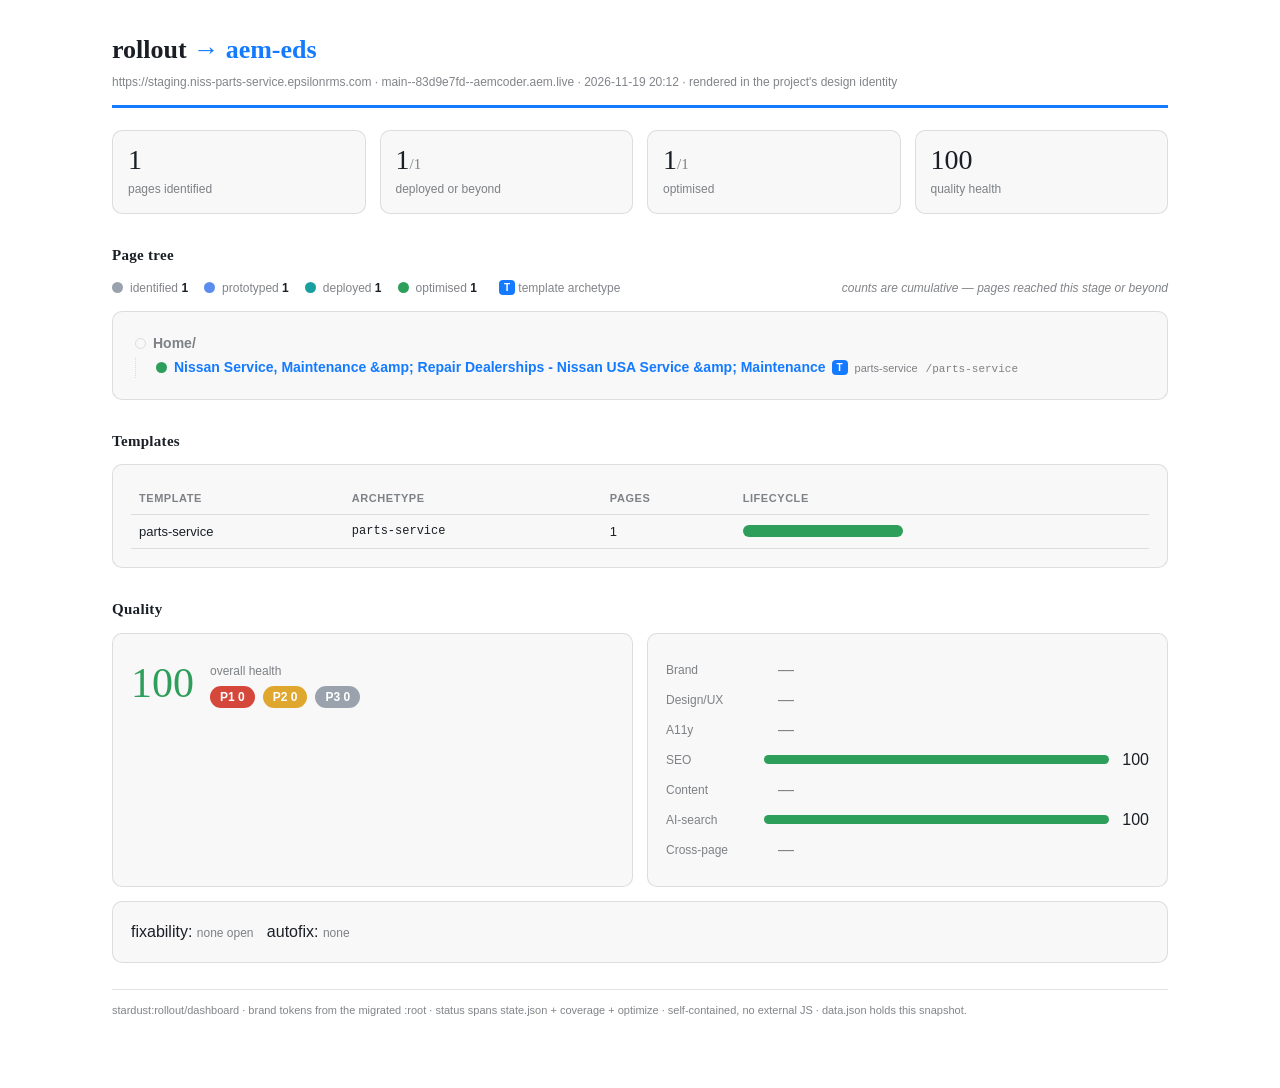
<file: stardust/rollout/dashboard/index.html>
<!doctype html><html lang="en"><head><meta charset="utf-8"><meta name="viewport" content="width=device-width, initial-scale=1">
<title>rollout — https://staging.niss-parts-service.epsilonrms.com</title>
<style>
:root{--bg:#fff;--fg:#1a1f26;--accent:#147aff;--heading:Georgia, serif;--body:-apple-system,BlinkMacSystemFont,"Segoe UI",Helvetica,Arial,sans-serif;--radius:10px;--maxw:1100px;
--muted:color-mix(in srgb,var(--fg) 55%,transparent);--line:color-mix(in srgb,var(--fg) 12%,transparent);--card:color-mix(in srgb,var(--fg) 3%,var(--bg))}
*{box-sizing:border-box}body{margin:0;font-family:var(--body);color:var(--fg);background:var(--bg);line-height:1.5}
.wrap{max-width:var(--maxw);margin:0 auto;padding:30px 22px 70px}
header{border-bottom:3px solid var(--accent);padding-bottom:14px;margin-bottom:22px}
h1{font-family:var(--heading);font-size:26px;margin:0}h1 b{color:var(--accent)}
h2{font-family:var(--heading);font-size:15px;letter-spacing:.02em;margin:30px 0 12px}
.sub{color:var(--muted);font-size:12px;margin-top:4px}
.cards{display:grid;grid-template-columns:repeat(4,1fr);gap:14px;margin-bottom:8px}
.card{background:var(--card);border:1px solid var(--line);border-radius:var(--radius);padding:15px}
.card .n{font-family:var(--heading);font-size:28px;line-height:1}.card .l{font-size:12px;color:var(--muted);margin-top:6px}
.panel{background:var(--card);border:1px solid var(--line);border-radius:var(--radius);padding:18px;margin-bottom:14px}
.legend{display:flex;flex-wrap:wrap;gap:16px;margin:2px 0 14px;align-items:center}
.lg{font-size:12px;color:var(--muted)}.lg b{color:var(--fg)}.muted-note{font-style:italic;margin-left:auto}
.dot{display:inline-block;width:11px;height:11px;border-radius:50%;margin-right:7px;vertical-align:-1px}
.dot.folder{background:transparent;border:1.5px solid var(--line)}
.tree{font-size:14px}.tree ul{list-style:none;margin:0;padding-left:20px;border-left:1px dotted var(--line)}
.tree>ul{padding-left:4px;border-left:none}.tree li{margin:3px 0}
.nm{font-weight:600}.nm.is-t{color:var(--accent)}.nm.dir{color:var(--muted);font-weight:600}
.tmpl-badge{display:inline-block;background:var(--accent);color:var(--bg);font-size:10px;font-weight:700;border-radius:4px;padding:0 5px;margin-left:6px;vertical-align:1px}
.tref{font-size:11px;color:var(--muted);margin-left:7px}
.pth{font-size:11px;color:var(--muted);margin-left:8px;font-family:ui-monospace,Menlo,Consolas,monospace}
.fnd{font-size:11px;color:#d6473b;margin-left:8px}
table{width:100%;border-collapse:collapse;font-size:13px}td,th{text-align:left;padding:7px 8px;border-bottom:1px solid var(--line)}
th{font-size:11px;text-transform:uppercase;letter-spacing:.05em;color:var(--muted)}.mono{font-family:ui-monospace,Menlo,Consolas,monospace;font-size:12px}
.stack{display:flex;height:12px;width:160px;border-radius:6px;overflow:hidden;background:color-mix(in srgb,var(--fg) 8%,transparent)}.stack span{display:block}
.grid2{display:grid;grid-template-columns:1fr 1fr;gap:14px}
.gauge{display:flex;align-items:center;gap:16px}.gauge .big{font-family:var(--heading);font-size:42px}
.sev{display:flex;gap:8px;margin-top:6px}.pill{border-radius:20px;padding:2px 10px;font-size:12px;font-weight:600;color:#fff}
.dim{display:flex;align-items:center;gap:10px;margin:6px 0}.dl{width:88px;font-size:12px;color:var(--muted)}.dbar{flex:1;height:9px;background:color-mix(in srgb,var(--fg) 8%,transparent);border-radius:5px;overflow:hidden}.dbar i{display:block;height:100%}.dn{width:30px;text-align:right;font-variant-numeric:tabular-nums}.dn.na{color:var(--muted)}
.chip{display:inline-block;border:1px solid var(--line);border-radius:20px;padding:2px 10px;margin:3px 4px 0 0;font-size:12px}.chip b{color:var(--accent)}
footer{margin-top:26px;color:var(--muted);font-size:11px;border-top:1px solid var(--line);padding-top:12px}
@media(max-width:720px){.cards{grid-template-columns:repeat(2,1fr)}.grid2{grid-template-columns:1fr}}
</style></head><body><div class="wrap">
<header><h1>rollout <b>→ aem-eds</b></h1><div class="sub">https://staging.niss-parts-service.epsilonrms.com · main--83d9e7fd--aemcoder.aem.live · 2026-11-19 20:12 · rendered in the project's design identity</div></header>

<div class="cards">
  <div class="card"><div class="n">1</div><div class="l">pages identified</div></div>
  <div class="card"><div class="n">1<span style="font-size:15px;color:var(--muted)">/1</span></div><div class="l">deployed or beyond</div></div>
  <div class="card"><div class="n">1<span style="font-size:15px;color:var(--muted)">/1</span></div><div class="l">optimised</div></div>
  <div class="card"><div class="n">100</div><div class="l">quality health</div></div>
</div>

<h2>Page tree</h2>
<div class="legend"><span class="lg"><i class="dot" style="background:#9aa3ad" title="identified"></i>identified <b>1</b></span><span class="lg"><i class="dot" style="background:#5b8def" title="prototyped"></i>prototyped <b>1</b></span><span class="lg"><i class="dot" style="background:#18a0a0" title="deployed"></i>deployed <b>1</b></span><span class="lg"><i class="dot" style="background:#2e9e5b" title="optimised"></i>optimised <b>1</b></span><span class="lg"><span class="tmpl-badge">T</span> template archetype</span><span class="lg muted-note">counts are cumulative — pages reached this stage or beyond</span></div>
<div class="panel tree"><ul><li class="root"><i class="dot folder"></i><span class="nm dir">Home/</span><ul><li><i class="dot" style="background:#2e9e5b" title="optimised"></i><span class="nm is-t">Nissan Service, Maintenance &amp;amp; Repair Dealerships - Nissan USA Service &amp;amp; Maintenance</span><span class="tmpl-badge" title="template archetype for parts-service">T</span><span class="tref">parts-service</span><span class="pth">/parts-service</span></li></ul></li></ul></div>

<h2>Templates</h2>
<div class="panel"><table><thead><tr><th>template</th><th>archetype</th><th>pages</th><th>lifecycle</th></tr></thead><tbody><tr><td>parts-service</td><td class="mono">parts-service</td><td>1</td><td><span class="stack"><span style="width:100%;background:#2e9e5b" title="optimised: 1"></span></span></td></tr></tbody></table></div>

<h2>Quality</h2>
<div class="grid2">
  <div class="panel"><div class="gauge"><div class="big" style="color:#2e9e5b">100</div><div><div class="sub">overall health</div><div class="sev"><span class="pill" style="background:#d6473b">P1 0</span><span class="pill" style="background:#e0a72e">P2 0</span><span class="pill" style="background:#9aa3ad">P3 0</span></div></div></div><div style="margin-top:12px"></div></div>
  <div class="panel"><div class="dim"><span class="dl">Brand</span><span class="dn na">—</span></div><div class="dim"><span class="dl">Design/UX</span><span class="dn na">—</span></div><div class="dim"><span class="dl">A11y</span><span class="dn na">—</span></div><div class="dim"><span class="dl">SEO</span><span class="dbar"><i style="width:100%;background:#2e9e5b"></i></span><span class="dn">100</span></div><div class="dim"><span class="dl">Content</span><span class="dn na">—</span></div><div class="dim"><span class="dl">AI-search</span><span class="dbar"><i style="width:100%;background:#2e9e5b"></i></span><span class="dn">100</span></div><div class="dim"><span class="dl">Cross-page</span><span class="dn na">—</span></div></div>
</div>
<div class="panel">fixability: <span class="sub">none open</span> &nbsp; autofix: <span class="sub">none</span></div>

<footer>stardust:rollout/dashboard · brand tokens from the migrated :root · status spans state.json + coverage + optimize · self-contained, no external JS · data.json holds this snapshot.</footer>
</div></body></html>
</file>
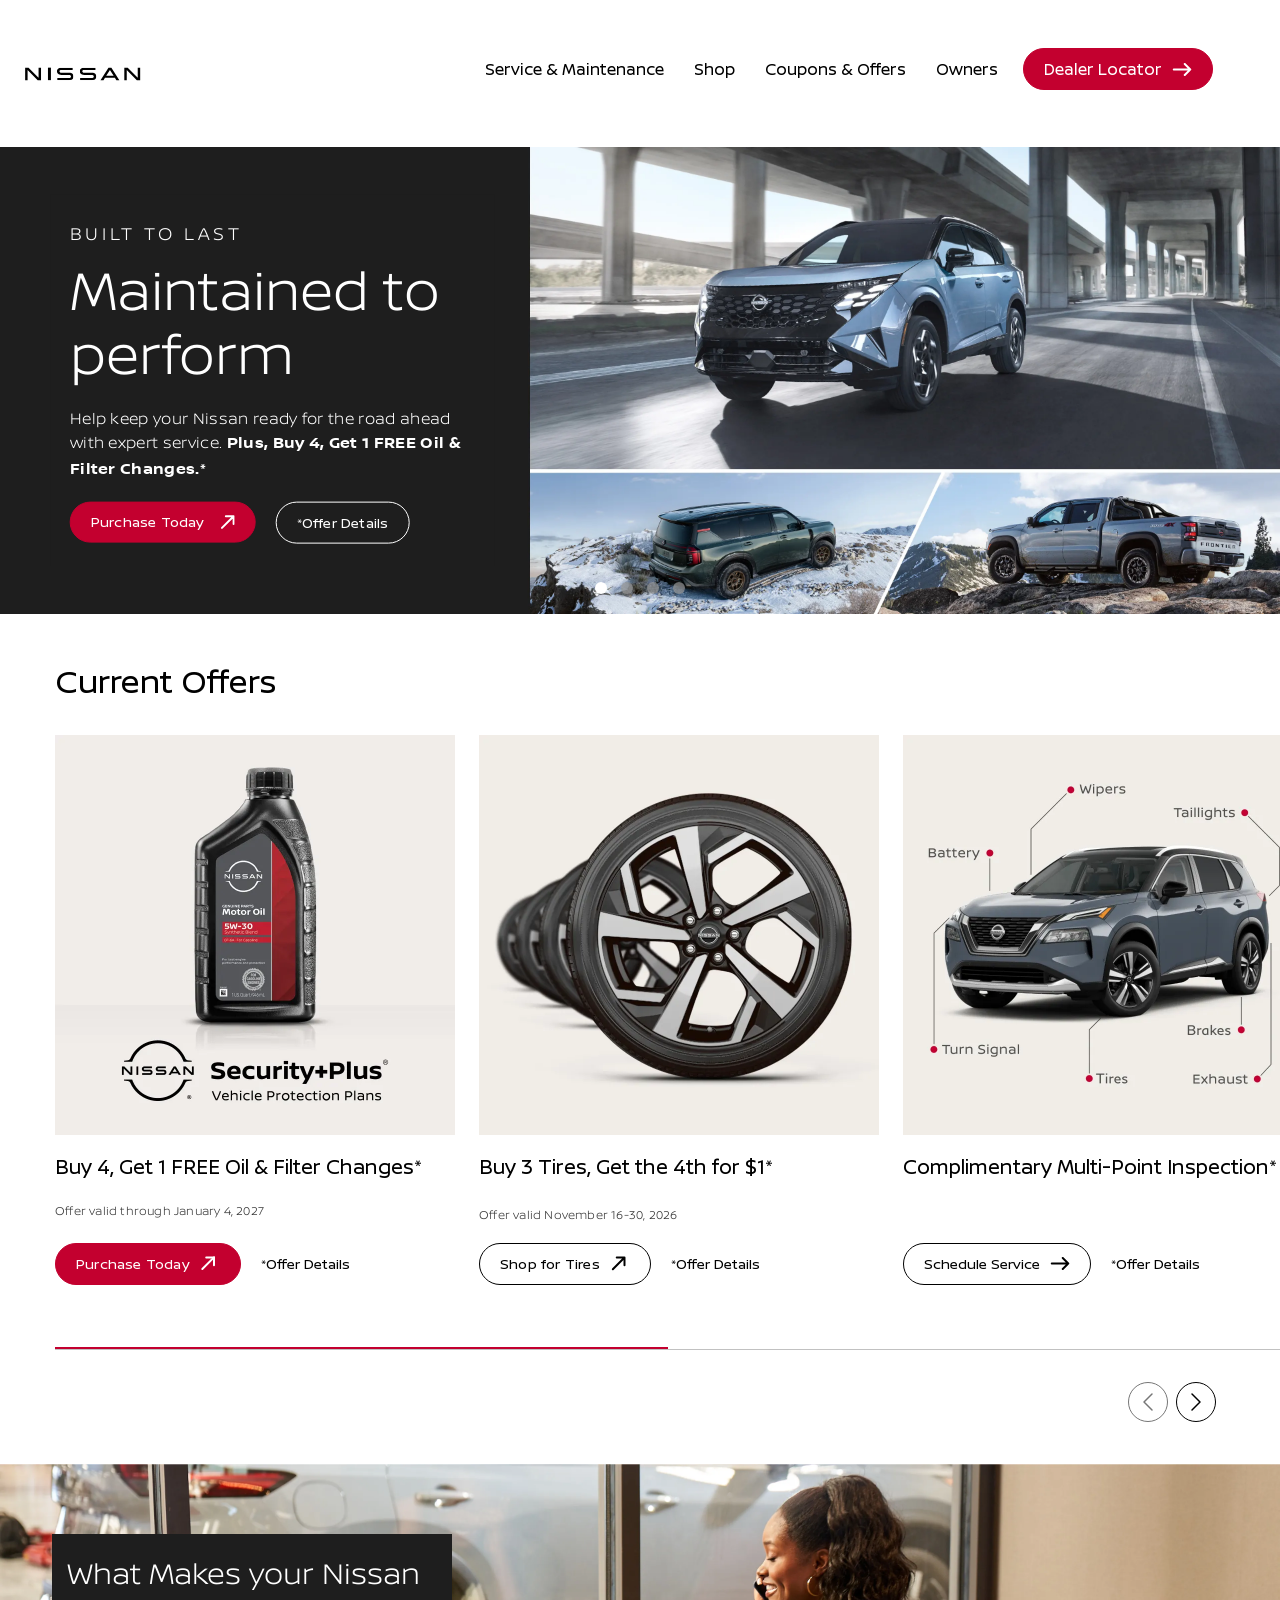
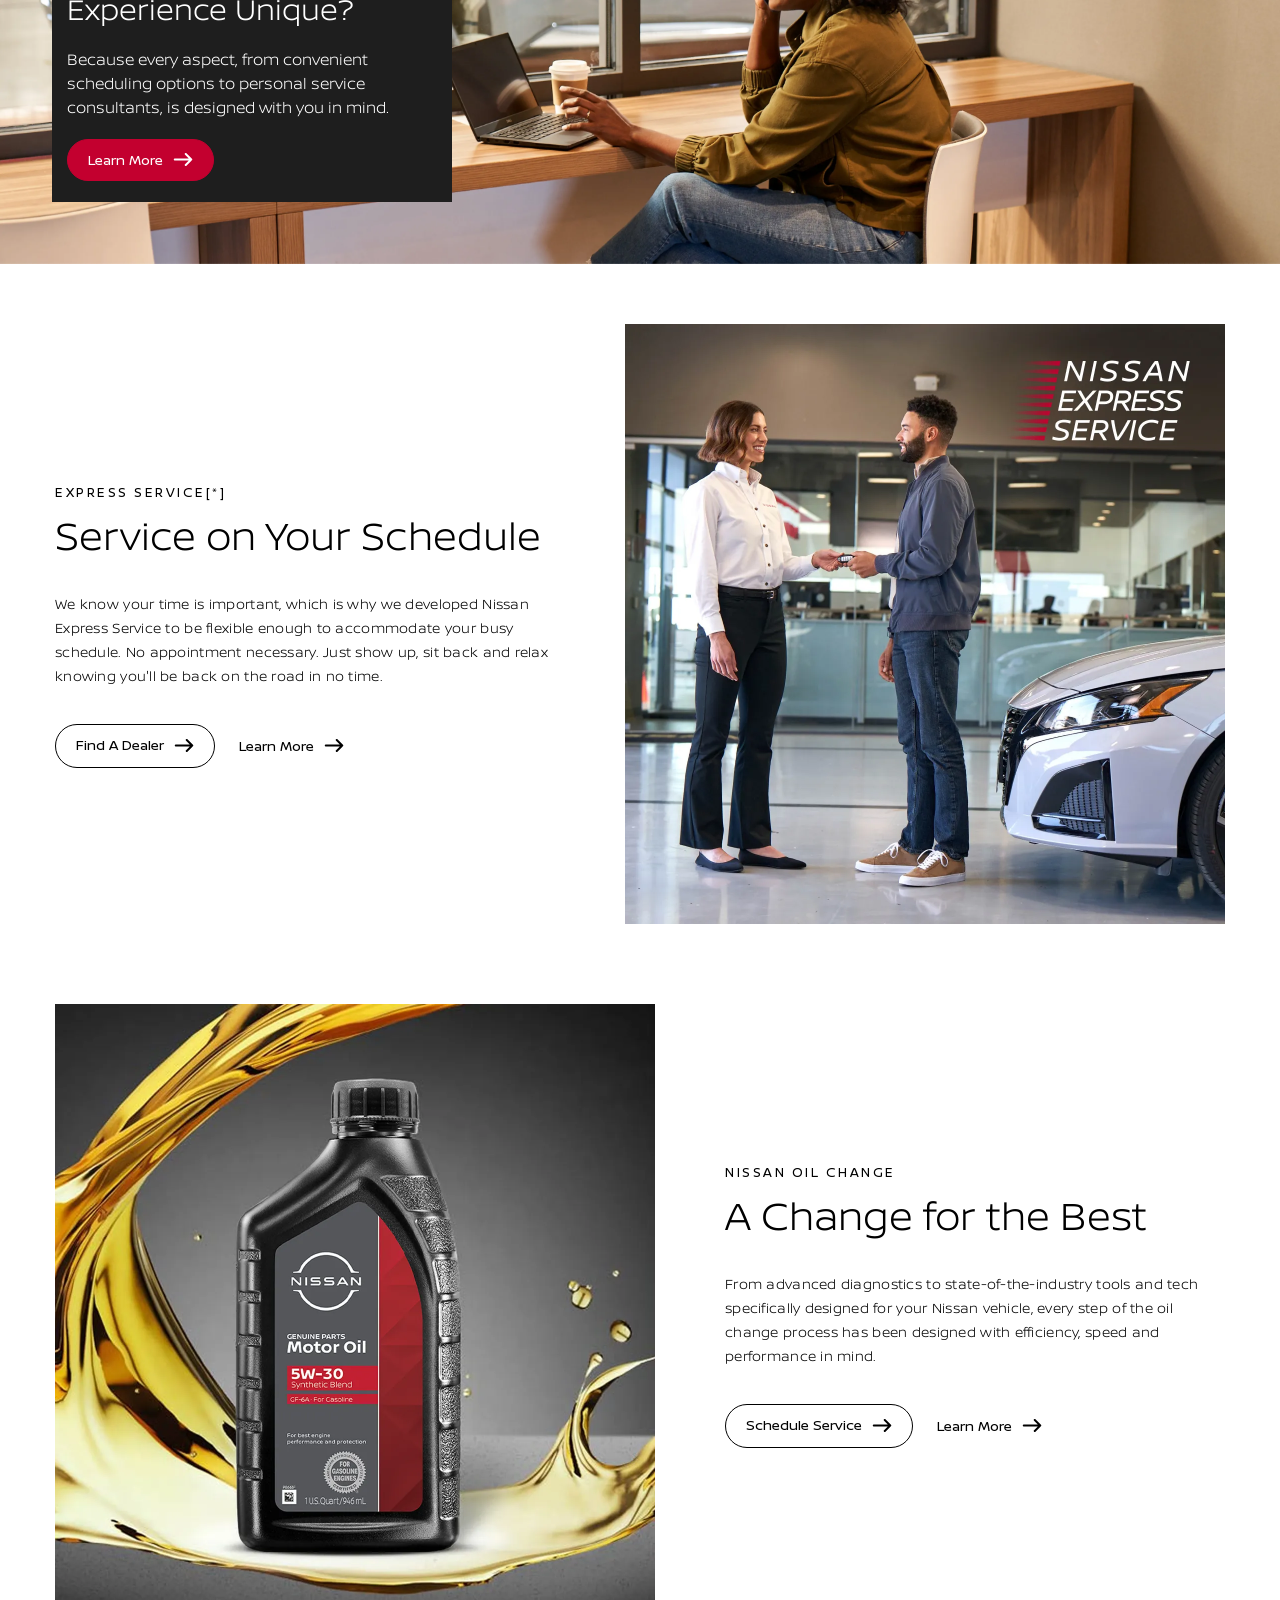
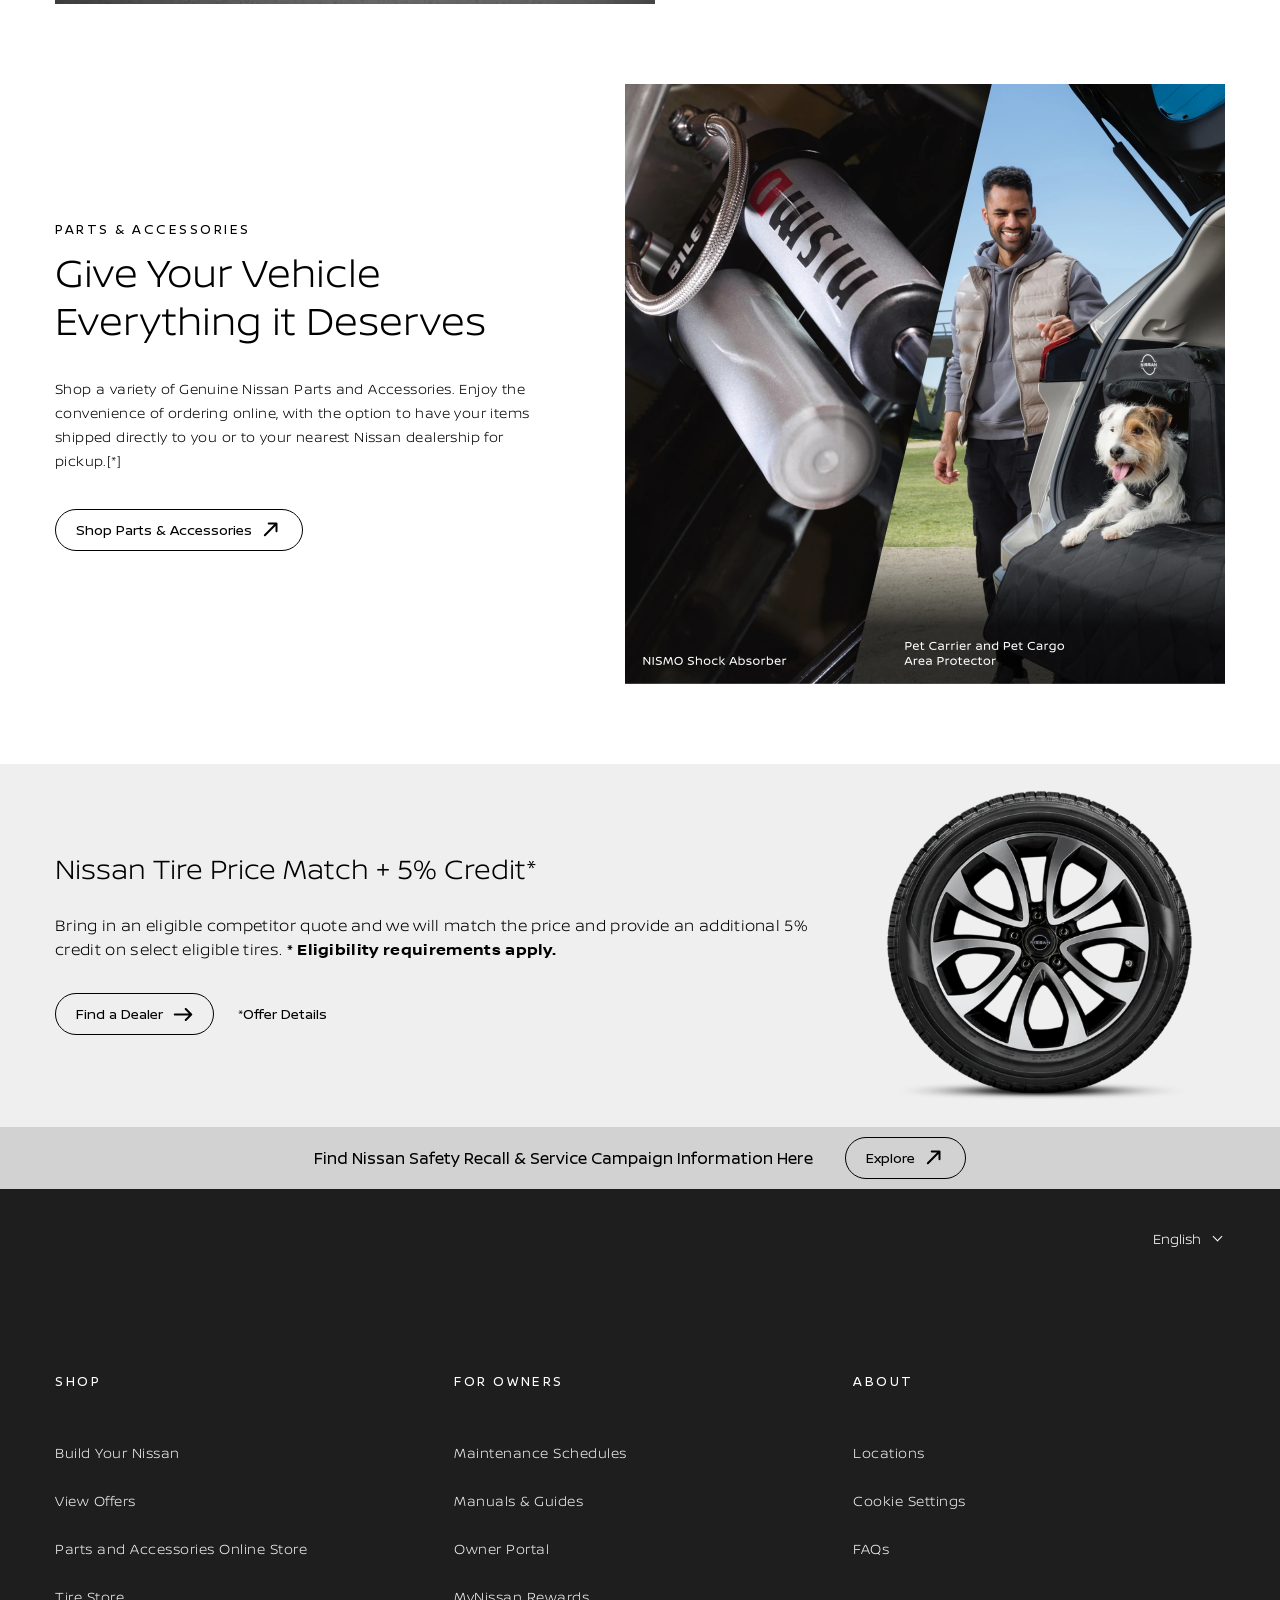
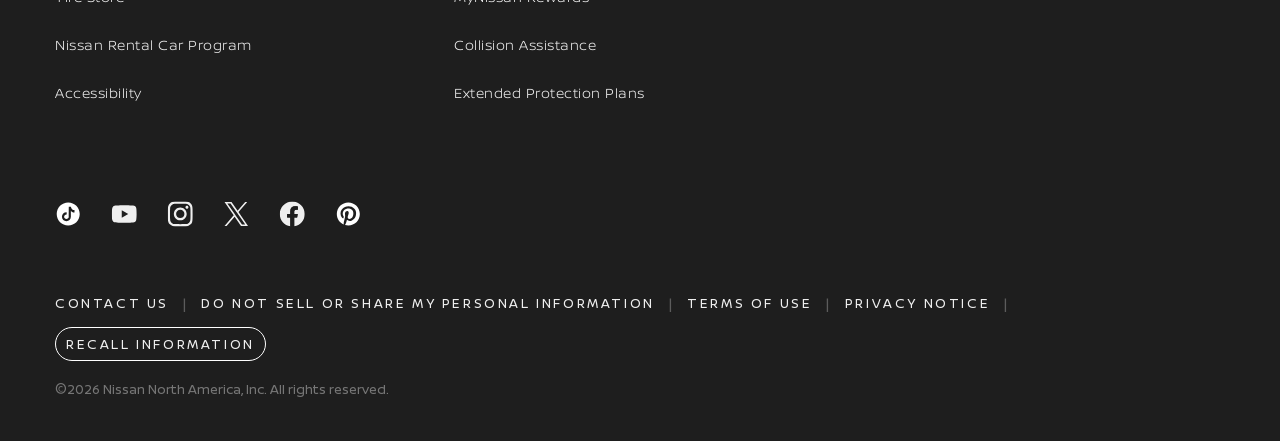
<file: stardust/prototypes/parts-service-proposed.html>
<!DOCTYPE html>
<html lang="en">
<head>
<meta charset="utf-8">
<meta name="viewport" content="width=device-width, initial-scale=1">
<title>Nissan Service, Maintenance &amp; Repair Dealerships - Nissan USA Service &amp; Maintenance</title>
<meta name="description" content="When your Nissan is due for service, maintenance, or repairs, trust the certified technicians at your local Nissan dealership. Find a Nissan service center near you, schedule an appointment, and explore current service offers and coupons. Nissan USA Service &amp; Maintenance.">
<link rel="icon" href="../current/assets/favicon.png">
<link rel="preload" href="../current/assets/fonts/NissanBrand-light.woff2" as="font" type="font/woff2" crossorigin>
<link rel="preload" href="../current/assets/fonts/NissanBrand-Regular.woff2" as="font" type="font/woff2" crossorigin>
<link rel="stylesheet" href="css/canon.css">
<link rel="stylesheet" href="css/parts-service.css">
</head>
<body id="Nissan">
<div class="page-shell">
<div class="site-header">
  <div class="navbar" id="navbar">
    <a class="navbar__logo" href="/parts-service" id="nissan_logo_header">
      <picture>
        <source media="(min-width: 768px)" srcset="../current/assets/media/site/header/nissan_logo_desktop.svg">
        <img src="../current/assets/media/site/header/nissan_logo_mobile.svg" alt="Nissan North America - Service Now">
      </picture>
      <img class="navbar__logo-white" src="../current/assets/media/site/header/nissan_logo_white.svg" alt="" aria-hidden="true">
    </a>
    <nav class="site-nav" id="site-nav" aria-label="Main">
      <ul class="site-nav__list">
        <li><button class="site-nav__link" id="header_service_menu" aria-controls="service-menu" aria-expanded="false">Service &amp; Maintenance</button></li>
        <li><button class="site-nav__link" id="header_shop_menu" aria-controls="shop-menu" aria-expanded="false">Shop</button></li>
        <li><a class="site-nav__link" href="/parts-service/en/service-maintenance/coupons-offers" id="header_coupons_menu">Coupons &amp; Offers</a></li>
        <li><button class="site-nav__link site-nav__link--last" id="header_owners_menu" aria-controls="owners-menu" aria-expanded="false">Owners</button></li>
        <li class="site-nav__cta"><a class="btn btn--primary" href="/parts-service/en/dealer/Search" id="menu-dealer-locator-btn">Dealer Locator</a></li>
        <li class="site-nav__close-item" id="menu-close-btn-container"><button class="site-nav__close" id="main_menu_close"><img src="../current/assets/media/site/icons/menu-close-icon.svg" alt="Close"></button></li>
      </ul>
      <form class="site-nav__mobile-search" action="/parts-service/en/dealer/Search" method="get" role="search">
        <img src="../current/assets/media/site/icons/location-icon.svg" alt="use my current location icon">
        <h3>Enter Your Location</h3>
        <p>To find the best offers and nearby service, we need to find your location.</p>
        <div class="site-nav__search-row">
          <input type="search" id="nav-mobile-search-input" name="SearchText" placeholder="Find A Dealer" aria-label="Find A Dealer">
          <button type="submit" id="nav-mobile-search-button" aria-label="Search"></button>
        </div>
        <a class="site-nav__current-loc" href="/parts-service/en/dealer/Search"><img src="../current/assets/media/site/icons/curr-loc-pin.svg" alt="use my current location icon"><span>Use My Current Location</span></a>
        <div class="site-nav__filters">
          <p class="site-nav__filters-head" id="dealer-search-accordian"><a href="#dropdown-menu" id="filter-btn" role="button" aria-expanded="false" aria-controls="dropdown-menu"><span>Filters Applied</span> (<span id="no-of-filters">0</span>)</a></p>
          <div class="site-nav__filters-body" id="dropdown-menu">
            <div class="filter-group"><p class="filter-group__title">Radius</p>
              <select id="Distance" name="Distance" aria-label="Radius"><option>5 Miles</option><option>10 Miles</option><option>15 Miles</option><option>25 Miles</option><option selected>50 Miles</option></select></div>
            <div class="filter-group"><p class="filter-group__title">Services Available</p>
              <label class="filter-check" for="mobileservice-checkbox"><input type="checkbox" id="mobileservice-checkbox" name="Amenities"> <span>Mobile Service</span></label><div class="disclaimer"><span class="disclaimer__invoker" id="ms-filter-disclaimer-invoker" role="button" tabindex="0" aria-controls="ms-filter-disclaimer" aria-label="Mobile Service info"><img src="../current/assets/media/site/mobile-service/info-icon.svg" alt=""></span><div class="disclaimer__body" popover id="ms-filter-disclaimer"><button type="button" class="disclaimer__close" popovertarget="ms-filter-disclaimer" popovertargetaction="hide" aria-label="close"></button><span>*Call your local dealer to schedule Mobile Service and confirm that you are within their radius of travel. Mobile Service online scheduling is currently limited. Distance limits and other restrictions may apply. Valid at participating dealers. See dealer for details.</span></div></div>
              <label class="filter-check" for="onlinetirestore-checkbox"><input type="checkbox" id="onlinetirestore-checkbox" name="Amenities"> <span>Online Tire Store</span></label>
              <label class="filter-check" for="onlineservice-checkbox"><input type="checkbox" id="onlineservice-checkbox" name="Amenities"> <span>Online Service Scheduling</span></label>
              <label class="filter-check" for="expressservice-checkbox"><input type="checkbox" id="expressservice-checkbox" name="Amenities"> <span>Express Service Dealer</span></label>
              <label class="filter-check" for="rentalcar-checkbox"><input type="checkbox" id="rentalcar-checkbox" name="Amenities"> <span>Nissan Rental Car Dealer</span></label>
              <label class="filter-check" for="rewardsprogram-checkbox"><input type="checkbox" id="rewardsprogram-checkbox" name="Amenities"> <span>MyNISSAN Rewards</span></label>
              <label class="filter-check" for="onlineparts-checkbox"><input type="checkbox" id="onlineparts-checkbox" name="Amenities"> <span>Online Parts &amp; Accessories Store</span></label>
            </div>
            <div class="filter-group"><p class="filter-group__title">Certifications</p>
              <label class="filter-check" for="leafdealer-checkbox"><input type="checkbox" id="leafdealer-checkbox" name="Amenities"> <span>Nissan EV Certified Dealer</span></label>
              <label class="filter-check" for="businesscertified-checkbox"><input type="checkbox" id="businesscertified-checkbox" name="Amenities"> <span>Business Certified (NCV)</span></label>
              <label class="filter-check" for="gtrdealer-checkbox"><input type="checkbox" id="gtrdealer-checkbox" name="Amenities"> <span>Nissan GT-R® Dealer</span></label>
              <label class="filter-check" for="collisionrepair-checkbox"><input type="checkbox" id="collisionrepair-checkbox" name="Amenities"> <span>Collision Repair</span></label>
            </div>
            <p class="filter-reset"><a href="#dropdown-menu" id="clear-filters"><span><img src="../current/assets/media/site/refresh-icon.svg" alt=""></span><span>Clear Filters</span></a></p>
          </div>
        </div>
      </form>
    </nav>
    <button class="menu-toggle" id="navbar-Burger" aria-label="Menu" aria-controls="site-nav" aria-expanded="false"></button>
  </div>
</div>

  <div class="sidenav-overlay" id="overlay"></div>
  <div class="sidenav" id="mySidenav">
<div class="mega-menu" id="service-menu" hidden>
  <div class="mega-menu__bar"><button class="mega-menu__back" id="service_menu_back"><img src="../current/assets/media/site/icons/menu-back-icon.svg" alt="Back"></button><span>Service &amp; Maintenance</span><button class="mega-menu__close" id="service_menu_close"><img src="../current/assets/media/site/icons/menu-close-icon.svg" alt="Close"></button></div>
  <h3 class="mega-menu__heading">Nissan Service</h3>
  <div class="mega-menu__group">
    <picture><source media="(min-width: 1024px)" srcset="../current/assets/media/site/header/nav_GenuineNissanService.webp"><img src="../current/assets/media/site/header/nav_GenuineNissanService-mob.webp" alt="Nissan Service"></picture>
    <div class="mega-menu__links">
      <ul><li><a href="/parts-service/en/service-maintenance/why-nissan" id="header_whynissan_submenu">Why Nissan Service</a></li><li><a href="/parts-service/en/service-maintenance/brakes" id="header_brakes_submenu">Brakes</a></li><li><a href="/parts-service/en/service-maintenance/tires" id="header_tires_submenu">Tires</a></li><li><a href="/parts-service/en/service-maintenance/oil-change" id="header_oilchange_submenu">Oil Change</a></li><li><a href="/parts-service/en/service-maintenance/batteries" id="header_battery_submenu">Batteries</a></li><li><a href="/parts-service/en/service-maintenance/express-service" id="header_expservice_submenu">Express Service</a></li><li><a href="/parts-service/en/service-maintenance/mobile-service" id="header_mobservice_submenu">Mobile Service</a></li></ul>
    </div>
  </div>
  <h3 class="mega-menu__heading">Maintaining Your Nissan</h3>
  <div class="mega-menu__group">
    <picture><source media="(min-width: 1024px)" srcset="../current/assets/media/site/header/nav_Mainenance.webp"><img src="../current/assets/media/site/header/nav_Mainenance-mob.webp" alt="Maintaining Your Nissan"></picture>
    <div class="mega-menu__links">
      <ul><li><a href="/parts-service/en/service-maintenance/maintenance-schedules" id="header_schedules_submenu">Maintenance Schedules</a></li><li><a href="/parts-service/en/service-maintenance/dashboard-warning-lights" id="header_dashboard_submenu">Dashboard Indicator Lights</a></li><li><a href="/parts-service/en/service-maintenance/multipoint-inspection" id="header_mpi_submenu">Multi-Point Inspection</a></li></ul>
    </div>
  </div>
  <h3 class="mega-menu__heading">Electric Vehicle Service</h3>
  <div class="mega-menu__group">
    <picture><source media="(min-width: 1024px)" srcset="../current/assets/media/site/header/nav_EV.webp"><img src="../current/assets/media/site/header/nav_EV-mob.webp" alt="Electric Vehicle Service"></picture>
    <div class="mega-menu__links">
      <ul><li><a href="/parts-service/en/service-maintenance/electric-vehicles" id="header_ev_submenu">Electric Vehicle Service</a></li><li><a href="https://www.plugshare.com/" id="header_chargestation_submenu">Locate Charging Stations</a></li></ul>
    </div>
  </div>
</div>
<div class="mega-menu" id="shop-menu" hidden>
  <div class="mega-menu__bar"><button class="mega-menu__back" id="shop_menu_back"><img src="../current/assets/media/site/icons/menu-back-icon.svg" alt="Back"></button><span>Shop</span><button class="mega-menu__close" id="shop_menu_close"><img src="../current/assets/media/site/icons/menu-close-icon.svg" alt="Close"></button></div>
  <h3 class="mega-menu__heading">Nissan Tire Advantage</h3>
  <div class="mega-menu__group">
    <picture><source media="(min-width: 1024px)" srcset="../current/assets/media/site/header/nav_TireAdvantage.webp"><img src="../current/assets/media/site/header/nav_TireAdvantage-mob.webp" alt="Nissan Tire Advantage"></picture>
    <div class="mega-menu__links">
      <h4>Nissan Tire Advantage</h4>
      <p>Shop from a great selection of tire brands recommended to meet the high-quality standards of your Nissan vehicle and provide you with superb performance, comfort and handling.</p>
      <ul><li><a href="https://www.nissantireadvantage.com/" id="header_tire_store_submenu">Nissan Tire Store</a></li></ul>
    </div>
  </div>
  <h3 class="mega-menu__heading">Parts &amp; Accessories Store</h3>
  <div class="mega-menu__group">
    <picture><source media="(min-width: 1024px)" srcset="../current/assets/media/site/header/nav_PartsAccessories.webp"><img src="../current/assets/media/site/header/nav_PartsAccessories-mob.webp" alt="Parts &amp; Accessories Store"></picture>
    <div class="mega-menu__links">
      <h4>Parts &amp; Accessories Store</h4>
      <p>Maintain your Nissan with Genuine Nissan Parts from Nissan Parts &amp; Accessories Online to help ensure your ride is ready for the road ahead.</p>
      <ul><li><a href="https://parts.nissanusa.com/" id="header_accessories_online_submenu">Shop Nissan Parts &amp; Accessories Online</a></li></ul>
    </div>
  </div>
</div>
<div class="mega-menu" id="owners-menu" hidden>
  <div class="mega-menu__bar"><button class="mega-menu__back" id="owners_menu_back"><img src="../current/assets/media/site/icons/menu-back-icon.svg" alt="Back"></button><span>Owners</span><button class="mega-menu__close" id="owners_menu_close"><img src="../current/assets/media/site/icons/menu-close-icon.svg" alt="Close"></button></div>
  <h3 class="mega-menu__heading">Owner Services</h3>
  <div class="mega-menu__group">
    <picture><source media="(min-width: 1024px)" srcset="../current/assets/media/site/header/nav_OwnerServices.webp"><img src="../current/assets/media/site/header/nav_OwnerServices-mob.webp" alt="Owner Services"></picture>
    <div class="mega-menu__links">
      <h4>Owner Services</h4>
      <p>Enhance your ownership experience with MyNISSAN - your vehicle's online home to information on your Nissan model.</p>
      <ul><li><a href="/parts-service/en/service-maintenance/owners" id="header_owner_submenu">For Nissan Owners</a></li></ul>
    </div>
  </div>
  <h3 class="mega-menu__heading">Nissan Owner Resources</h3>
  <div class="mega-menu__group">
    <picture><source media="(min-width: 1024px)" srcset="../current/assets/media/site/header/nav_OwnerResources.webp"><img src="../current/assets/media/site/header/nav_OwnerResources-mob.webp" alt="Nissan Owner Resources"></picture>
    <div class="mega-menu__links">
      <h4>Nissan Owner Resources</h4>
      <ul><li><a href="/parts-service/en/service-maintenance/dashboard-warning-lights" id="header_owner_dashboard_submenu">Dashboard Indicator Lights</a></li><li><a href="https://www.nissanusa.com/owners.html" id="header_about_mynissan_submenu">About MyNISSAN</a></li><li><a href="https://www.nissanusa.com/connect.html" id="header_nissan_connect_submenu">NissanConnect® Services</a></li><li><a href="https://www.nissanusa.com/recalls-vin.html#/#/Home" id="header_recall_submenu">Recall Information</a></li><li><a href="https://nissan-securityplus.com/" id="header_security_info_submenu">Nissan Security Plus®</a></li></ul>
    </div>
  </div>
</div>
  </div>

<form class="dealer-search" id="search-container" action="/parts-service/en/dealer/Search" method="get" role="search">
  <div class="dealer-search__row">
    <label class="dealer-search__label" for="SearchText">Dealer Locator</label>
    <input class="dealer-search__input" type="search" id="SearchText" name="SearchText" placeholder="Find a Dealer">
    <button class="dealer-search__btn" type="submit" id="dealer-search-btn" aria-label="Search"></button>
  </div>
</form>

<main class="parts-service" role="main">

  <!-- Hero carousel: initial state = slide 1 as served; autoplay (10 s interval, 2 s speed) runs from js -->
  <section class="hero-carousel" id="splide-carousel">
    <div class="hero-carousel__viewport">
      <ul class="hero-carousel__track" style="--active: 0">
        <li class="hero-slide is-active is-visible" id="splide-carousel-slide01" aria-roledescription="slide" aria-label="1 of 4">
          <picture class="hero-slide__media">
            <source media="(min-width: 769px)" srcset="../current/assets/media/eps/Home/dev-4/cye-sales-event/NNA-Carousel-1.webp">
            <source media="(min-width: 640px)" srcset="../current/assets/media/eps/Home/dev-4/cye-sales-event/NNA-Carousel-1-tablet.webp">
            <source media="(min-width: 320px)" srcset="../current/assets/media/eps/Home/dev-4/cye-sales-event/NNA-Carousel-1-mobile.webp">
            <img src="../current/assets/media/eps/Home/dev-4/cye-sales-event/NNA-Carousel-1.webp" alt="Maintained to perform. Buy 4, Get 1 FREE Oil and Filter Changes.">
          </picture>
          <div class="hero-caption">
            <p class="hero-caption__eyebrow hero-caption__eyebrow--lg">Built to last</p>
            <p class="hero-caption__title hero-caption__title--display">Maintained to perform</p>
            <p class="hero-caption__text">Help keep your Nissan ready for the road ahead with expert service. <strong>Plus, Buy 4, Get 1 FREE Oil &amp; Filter Changes.*</strong></p>
            <div class="hero-caption__ctas">
              <a class="btn btn--primary btn--ext-up" href="https://secure.everybyspp.com/Buy4Get1Promo/c2dc2d1a26111815" id="home_slide_sales_event_btn">Purchase Today</a>
              <a class="btn btn--ghost-white" href="#modal-cye-buy-4-get-1-free-oil" id="home-slide-sales-event-offer-details-popup" data-dialog="modal-cye-buy-4-get-1-free-oil">*Offer Details</a>
            </div>
          </div>
        </li>
        <li class="hero-slide" id="splide-carousel-slide02" aria-roledescription="slide" aria-label="2 of 4">
          <picture class="hero-slide__media">
            <source media="(min-width: 769px)" srcset="../current/assets/media/eps/Home/dev-4/part-2/NNA-Carousel-1.webp">
            <source media="(min-width: 640px)" srcset="../current/assets/media/eps/Home/dev-4/part-2/NNA-Carousel-1-tablet.webp">
            <source media="(min-width: 320px)" srcset="../current/assets/media/eps/Home/dev-4/part-2/NNA-Carousel-1-mobile.webp">
            <img src="../current/assets/media/eps/Home/dev-4/part-2/NNA-Carousel-1.webp" alt="Buy 3 Eligible Tires, Get the 4th for $1*">
          </picture>
          <div class="hero-caption hero-caption--compact">
            <p class="hero-caption__eyebrow"></p>
            <h1 class="hero-caption__title">Buy 3 Tires, Get the 4th for $1*</h1>
            <p class="hero-caption__text hero-caption__text--tight">Savings on eligible Hankook tires.</p>
            <p class="hero-caption__validity">Offer valid November 16-30, 2026</p>
            <div class="hero-caption__ctas">
              <a class="btn btn--primary btn--ext" href="https://www.nissantireadvantage.com/" id="home_slide_shop_tires_btn">Shop for Tires</a>
              <a class="btn btn--ghost-white" href="#modal-buy-3-eligible-tires-get-the-4th-for-1" id="home-slide-1-offer-details-popup" data-dialog="modal-buy-3-eligible-tires-get-the-4th-for-1">*Offer Details</a>
            </div>
          </div>
        </li>
        <li class="hero-slide" id="splide-carousel-slide03" aria-roledescription="slide" aria-label="3 of 4">
          <div class="hero-slide__nudge">
          <picture class="hero-slide__media">
            <source media="(min-width: 769px)" srcset="../current/assets/media/eps/Home/dev-4/sep-oct-2026/NNA-Carousel-1.webp">
            <source media="(min-width: 640px)" srcset="../current/assets/media/eps/Home/dev-4/sep-oct-2026/NNA-Carousel-1-tablet.webp">
            <source media="(min-width: 320px)" srcset="../current/assets/media/eps/Home/dev-4/sep-oct-2026/NNA-Carousel-1-mobile.webp">
            <img src="../current/assets/media/eps/Home/dev-4/sep-oct-2026/NNA-Carousel-1.webp" alt="Winter Ready">
          </picture>
          <div class="hero-caption">
            <h2 class="hero-caption__title"><span class="hero-caption__title--spaced-sm">Winter Ready</span></h2>
            <div class="hero-caption__text hero-caption__text--regular">Get your Nissan ready to get the best of winter by scheduling a multi-point inspection<div class="disclaimer"><span class="disclaimer__invoker" id="home-c-2-1-hero-popup-invoker" role="button" tabindex="0" aria-controls="home-c-2-1-hero-popup">[*]</span><div class="disclaimer__body" popover id="home-c-2-1-hero-popup"><button type="button" class="disclaimer__close" popovertarget="home-c-2-1-hero-popup" popovertargetaction="hide" aria-label="close"></button><span>*Available at participating Nissan dealers. Each dealer is independently operated. Availability of services or amenities may vary by dealer. Restrictions apply. Contact dealer for details.</span></div></div> <span>at your local dealer.</span></div>
            <div class="hero-caption__ctas">
              <a class="btn btn--primary" href="/parts-service/en/dealer/Search" id="home-slide-2-find-dealer-btn">Find a Dealer</a>
            </div>
          </div>
          </div>
        </li>
        <li class="hero-slide" id="splide-carousel-slide04" aria-roledescription="slide" aria-label="4 of 4">
          <div class="hero-slide__nudge">
          <video class="hero-slide__video" title="Home banner" autoplay muted loop playsinline preload="metadata">
            <source src="../current/assets/media/eps/Home/dev-4/sep-oct-2026/NNA-Carousel-2.mp4" type="video/mp4">
          </video>
          <div class="hero-caption">
            <p class="hero-caption__title">Don't Let Your Battery Catch a Winter Cold</p>
            <div class="hero-caption__text hero-caption__text--wide">When cold weather hits, your battery may lose its charge. Visit your local participating Nissan dealer for a complimentary inspection<div class="disclaimer"><span class="disclaimer__invoker" id="home-c-3-1-hero-popup-invoker" role="button" tabindex="0" aria-controls="home-c-3-1-hero-popup">[*]</span><div class="disclaimer__body" popover id="home-c-3-1-hero-popup"><button type="button" class="disclaimer__close" popovertarget="home-c-3-1-hero-popup" popovertargetaction="hide" aria-label="close"></button><span>*At participating Nissan dealers. Each dealer is independently operated. Availability of services or amenities may vary by dealer. Restrictions apply. Contact dealer for details.</span></div></div> <span>to see if it's ready to withstand the harsh conditions ahead.</span><div class="disclaimer"><span class="disclaimer__invoker" id="home-c-3-2-hero-popup-invoker" role="button" tabindex="0" aria-controls="home-c-3-2-hero-popup">[*]</span><div class="disclaimer__body" popover id="home-c-3-2-hero-popup"><button type="button" class="disclaimer__close" popovertarget="home-c-3-2-hero-popup" popovertargetaction="hide" aria-label="close"></button><span>*Images shown for illustrative purposes only. For complete limited warranty details, see your Nissan dealer and read the product warranty information.</span></div></div></div>
            <div class="hero-caption__ctas">
              <a class="btn btn--primary" href="/parts-service/en/dealer/Search" id="home-slide3-find-dealer-btn">Find a Dealer</a>
            </div>
          </div>
          </div>
        </li>
      </ul>
    </div>
    <div class="hero-carousel__dots" role="tablist" aria-label="Select a slide to show">
      <button class="hero-carousel__dot is-active" role="tab" aria-selected="true" aria-controls="splide-carousel-slide01" aria-label="Go to slide 1"></button>
      <button class="hero-carousel__dot" role="tab" aria-selected="false" aria-controls="splide-carousel-slide02" aria-label="Go to slide 2"></button>
      <button class="hero-carousel__dot" role="tab" aria-selected="false" aria-controls="splide-carousel-slide03" aria-label="Go to slide 3"></button>
      <button class="hero-carousel__dot" role="tab" aria-selected="false" aria-controls="splide-carousel-slide04" aria-label="Go to slide 4"></button>
    </div>
  </section>

  <!-- Current Offers -->
  <section class="offers" aria-labelledby="offers-title">
    <div class="container offers__head">
      <h3 class="offers__title" id="offers-title">Current Offers</h3>
    </div>
    <div class="offers__rail">
      <ul class="offers__track" id="offers-track">
        <li class="offer-card">
          <div class="offer-card__tile">
            <picture>
              <source media="(min-width: 1024px)" srcset="../current/assets/media/eps/Home/dev-4/cye-sales-event/NNA-Current-Offer-Oil-Desktop.webp">
              <img class="offer-card__img" src="../current/assets/media/eps/Home/dev-4/cye-sales-event/NNA-Current-Offer-Oil-Mobile.webp" alt="Buy 4, Get 1 FREE Oil and Filter Changes">
            </picture>
            <div class="offer-card__body">
              <h3 class="offer-card__title offer-card__title--tight">Buy 4, Get 1 FREE Oil &amp; Filter Changes*</h3>
              <div class="offer-card__foot">
                <p class="offer-card__validity">Offer valid through January 4, 2027</p>
                <div class="offer-card__ctas">
                  <a class="link-btn" href="#modal-cye-buy-4-get-1-free-oil" id="home_offer_details_cye_oil" data-dialog="modal-cye-buy-4-get-1-free-oil">*Offer Details</a>
                  <a class="btn btn--primary btn--ext btn--track" href="https://secure.everybyspp.com/Buy4Get1Promo/c2dc2d1a26111815" id="home_offer_cye_purchase">Purchase Today</a>
                </div>
              </div>
            </div>
          </div>
        </li>
        <li class="offer-card">
          <div class="offer-card__tile">
            <picture>
              <source media="(min-width: 1024px)" srcset="../current/assets/media/eps/Home/dev-4/part-2/NNA-Current-Offer-Tire-Offer-Desktop.webp">
              <img class="offer-card__img" src="../current/assets/media/eps/Home/dev-4/part-2/NNA-Current-Offer-Tire-Offer-Mobile.webp" alt="Enjoy $100 off an eligible set of tires.">
            </picture>
            <div class="offer-card__body">
              <h3 class="offer-card__title offer-card__title--tight">Buy 3 Tires, Get the 4th for $1*</h3>
              <p class="offer-card__validity">Offer valid November 16-30, 2026</p>
              <div class="offer-card__foot">
                <div class="offer-card__ctas">
                  <a class="link-btn" href="#modal-buy-3-eligible-tires-get-the-4th-for-1" id="home_offer_details_pop_up_4th_for_1" data-dialog="modal-buy-3-eligible-tires-get-the-4th-for-1">*Offer Details</a>
                  <a class="btn btn--secondary btn--ext btn--track" href="https://www.nissantireadvantage.com/" id="home_banner_shopfortires">Shop for Tires</a>
                </div>
              </div>
            </div>
          </div>
        </li>
        <li class="offer-card">
          <div class="offer-card__tile">
            <img class="offer-card__img" src="../current/assets/media/eps/Home/comp-module-en-rebrand.webp" alt="Complimentary Multi-Point Inspection*">
            <div class="offer-card__body">
              <h3 class="offer-card__title">Complimentary Multi-Point Inspection*</h3>
              <div class="offer-card__foot">
                <div class="offer-card__ctas">
                  <a class="link-btn" href="#modal-disclaimer-multipoint" id="home-promo-complimentary-offer-popup" data-dialog="modal-disclaimer-multipoint">*Offer Details</a>
                  <a class="btn btn--secondary" href="/parts-service/en/dealer/Search" id="home-promo-schedule-service">Schedule Service</a>
                </div>
              </div>
            </div>
          </div>
        </li>
        <li class="offer-card">
          <div class="offer-card__tile">
            <img class="offer-card__img" src="../current/assets/media/eps/Home/TPM_Tile_rebrand_En.webp" alt="NISSAN TIRE PRICE MATCH*">
            <div class="offer-card__body">
              <h3 class="offer-card__title">Nissan Tire Price Match + 5% Credit*</h3>
              <div class="offer-card__foot">
                <div class="offer-card__ctas">
                  <a class="link-btn" href="#modal-disclaimer-pricematch" id="home-promo-pricematch-offer-popup" data-dialog="modal-disclaimer-pricematch">*Offer Details</a>
                  <a class="btn btn--secondary btn--ext" href="https://www.nissantireadvantage.com/" id="home-promo-tireprice-shoptires">Shop for Tires</a>
                </div>
              </div>
            </div>
          </div>
        </li>
        <li class="offer-card offer-card--offset">
          <div class="offer-card__tile">
            <img class="offer-card__img" src="../current/assets/media/site/home/rebrand/Current-Offer-Battery.webp" alt="Complimentary Battery Inspection*">
            <div class="offer-card__body">
              <h3 class="offer-card__title">Complimentary Battery Inspection*</h3>
              <div class="offer-card__foot">
                <div class="offer-card__ctas">
                  <a class="link-btn" href="#modal-disclaimer-battery" id="home-promo-complimentary-battery-offer-popup" data-dialog="modal-disclaimer-battery">*Offer Details</a>
                  <a class="btn btn--secondary" href="/parts-service/en/dealer/Search" id="offer-scheduleservice">Schedule Service</a>
                </div>
              </div>
            </div>
          </div>
        </li>
      </ul>
      <div class="offers__progress"><span class="offers__progress-bar" id="offers-progress"></span></div>
      <div class="offers__nav">
        <button type="button" class="offers__btn offers__btn--prev" id="previous" aria-label="Previous offers" aria-controls="offers-track" disabled></button>
        <button type="button" class="offers__btn offers__btn--next" id="next" aria-label="Next offers" aria-controls="offers-track"></button>
      </div>
    </div>
  </section>

  <!-- Experience banner -->
  <section class="exp-banner">
    <div class="exp-banner__frame">
      <picture>
        <source media="(min-width: 769px)" srcset="../current/assets/media/site/Home/rebrand/Carousel_1.webp">
        <source media="(min-width: 640px)" srcset="../current/assets/media/site/Home/rebrand/Carousel_1-tablet.webp">
        <source media="(min-width: 320px)" srcset="../current/assets/media/site/Home/rebrand/Carousel_1-mobile.webp">
        <img class="exp-banner__img" src="../current/assets/media/site/Home/rebrand/Carousel_1.webp" alt="Maintained to perform. Buy 4, Get 1 FREE Oil and Filter Changes.">
      </picture>
      <div class="hero-caption">
        <h2 class="hero-caption__title">What Makes your Nissan Experience Unique?</h2>
        <p class="hero-caption__text">Because every aspect, from convenient scheduling options to personal service consultants, is designed with you in mind.</p>
        <a class="btn btn--primary" href="/parts-service/en/service-maintenance/why-nissan" id="home-exp-banner-learn-more">Learn More</a>
      </div>
    </div>
  </section>

  <!-- Two-column tiles -->
  <section class="tile tile--media-right">
    <div class="container">
      <div class="tile__inner">
        <div class="tile__content">
          <div>
            <div class="tile__eyebrow">EXPRESS SERVICE<div class="disclaimer"><span class="disclaimer__invoker" id="participating-dealers-tc-popup-invoker" role="button" tabindex="0" aria-controls="participating-dealers-tc-popup">[*]</span><div class="disclaimer__body" popover id="participating-dealers-tc-popup"><button type="button" class="disclaimer__close" popovertarget="participating-dealers-tc-popup" popovertargetaction="hide" aria-label="close"></button><span>*Available at participating Nissan dealers. Each dealer is independently operated. Availability of services or amenities may vary by dealer. Restrictions apply. Contact dealer for details.</span></div></div></div>
            <h2 class="tile__title">Service on Your Schedule</h2>
            <p class="tile__text">We know your time is important, which is why we developed Nissan Express Service to be flexible enough to accommodate your busy schedule. No appointment necessary. Just show up, sit back and relax knowing you'll be back on the road in no time.</p>
            <div class="tile__ctas">
              <a class="btn btn--secondary btn--cap" href="/parts-service/en/dealer/Search" id="home-exp-service-panel-dealer-cta">Find A Dealer</a>
              <a class="btn btn--tertiary" href="/parts-service/en/service-maintenance/express-service" id="home-exp-service-panel-learn-cta">Learn More</a>
            </div>
          </div>
        </div>
        <figure class="tile__media">
          <picture>
            <source media="(min-width: 768px)" srcset="../current/assets/media/site/Home/rebrand/service-schedule.webp">
            <img src="../current/assets/media/site/Home/rebrand/M-ExpressService.webp" alt="Service on Your Schedule">
          </picture>
        </figure>
      </div>
    </div>
  </section>

  <section class="tile tile--media-left">
    <div class="container">
      <div class="tile__inner">
        <figure class="tile__media">
          <picture>
            <source media="(min-width: 768px)" srcset="../current/assets/media/site/Home/rebrand/nissan-oilchange.webp">
            <img src="../current/assets/media/site/Home/rebrand/M-OilBottle.webp" alt="oil change panel title">
          </picture>
        </figure>
        <div class="tile__content">
          <div>
            <p class="tile__eyebrow">NISSAN OIL CHANGE</p>
            <h2 class="tile__title">A Change for the Best</h2>
            <p class="tile__text">From advanced diagnostics to state-of-the-industry tools and tech specifically designed for your Nissan vehicle, every step of the oil change process has been designed with efficiency, speed and performance in mind.</p>
            <div class="tile__ctas">
              <a class="btn btn--secondary" href="/parts-service/en/dealer/Search" id="home-oil-change-panel-schedule-service-cta">Schedule Service</a>
              <a class="btn btn--tertiary" href="/parts-service/en/service-maintenance/oil-change" id="home-oil-change-panel-learn-cta">Learn More</a>
            </div>
          </div>
        </div>
      </div>
    </div>
  </section>

  <section class="tile tile--media-right">
    <div class="container">
      <div class="tile__inner">
        <div class="tile__content">
          <div>
            <p class="tile__eyebrow tile__eyebrow--tight">PARTS &amp; ACCESSORIES</p>
            <h2 class="tile__title tile__title--tight">Give Your Vehicle Everything it Deserves</h2>
            <div class="tile__text tile__text--wide">Shop a variety of Genuine Nissan Parts and Accessories. Enjoy the convenience of ordering online, with the option to have your items shipped directly to you or to your nearest Nissan dealership for pickup.<div class="disclaimer"><span class="disclaimer__invoker" id="shop-parts-tc-popup-invoker" role="button" tabindex="0" aria-controls="shop-parts-tc-popup">[*]</span><div class="disclaimer__body" popover id="shop-parts-tc-popup"><button type="button" class="disclaimer__close" popovertarget="shop-parts-tc-popup" popovertargetaction="hide" aria-label="close"></button><span>*Restrictions apply. Contact Nissan dealer for details.</span></div></div></div>
            <div class="tile__ctas">
              <a class="btn btn--secondary btn--ext" href="https://parts.nissanusa.com/?partner=3P_NSERV2&amp;_gl=1*102t8py*_gcl_au*ODY5NzE4NjYzLjE3Mzc3NTgzNzA.*_ga*MTU0NTE3OTg4OC4xNzM3NzU4Mzcx*_ga_0MREVC1JTE*MTc0NDIxNDYxNi45Ny4xLjE3NDQyMTU3NTMuNTYuMC4xNDEyNjI4NDc1" id="home-parts-panel-shop-parts-cta" title="Btn shop parts accessories">Shop Parts &amp; Accessories</a>
            </div>
          </div>
        </div>
        <figure class="tile__media">
          <picture>
            <source media="(min-width: 768px)" srcset="../current/assets/media/site/Home/rebrand/Parts-Accessories-Module-Desktop.webp">
            <img src="../current/assets/media/site/Home/rebrand/Parts-Accessories-Module-Mobile.webp" alt="parts panel title">
          </picture>
        </figure>
      </div>
    </div>
  </section>

  <!-- Tire price match -->
  <section class="tire-price">
    <div class="container">
      <div class="tire-price__inner">
        <div class="tire-price__media">
          <img src="../current/assets/media/site/tires/NIS-tires.webp" alt=" tire price match title">
        </div>
        <div class="tire-price__content">
          <h2 class="tire-price__title">Nissan Tire Price Match + 5% Credit*</h2>
          <p class="tire-price__text">Bring in an eligible competitor quote and we will match the price and provide an additional 5% credit on select eligible tires. <strong>* Eligibility requirements apply.</strong></p>
          <div class="tire-price__ctas">
            <a class="btn btn--secondary" href="/parts-service/en/dealer/Search" id="tires_banner_learnmore">Find a Dealer</a>
            <a class="link-btn" href="#modal-disclaimer-pricematch" id="disclaimer-pricematch" data-dialog="modal-disclaimer-pricematch">*Offer Details</a>
          </div>
        </div>
      </div>
    </div>
  </section>

  <!-- Recall strip -->
  <section class="recall-strip">
    <div class="container">
      <div class="recall-strip__inner">
        <p class="recall-strip__text">Find Nissan Safety Recall &amp; Service Campaign Information Here</p>
        <div><a class="btn btn--secondary btn--ext" href="https://www.nissanusa.com/recalls-vin.html#/#/Home" id="explore-cta">Explore</a></div>
      </div>
    </div>
  </section>
</main>

<footer class="site-footer">
  <div class="site-footer__inner">
    <div class="footer-lang">
      <div class="lang-select">
        <a class="lang-select__trigger" href="#langDropdown" role="button" aria-expanded="false" aria-controls="langDropdown">English</a>
        <div class="lang-select__menu" id="langDropdown" hidden><a href="/parts-service/sp">Spanish</a></div>
      </div>
    </div>
    <div class="footer-links">
      <div class="footer-links__cols">
        <div class="footer-links__col">
          <p class="footer-links__title" role="button" tabindex="0" aria-expanded="false" aria-controls="footer-shop">Shop</p>
          <div class="footer-links__body" id="footer-shop">
            <p class="footer-links__item"><a href="https://www.nissanusa.com/buildyournissan" id="footer-link-build-your-nissan">Build Your Nissan</a></p>
            <p class="footer-links__item"><a href="https://www.nissanusa.com/shopping-tools/deals-incentives-offers.html" id="footer-link-build-view-offer">View Offers</a></p>
            <p class="footer-links__item"><a href="https://parts.nissanusa.com/" id="footer-link-build-link-parts">Parts and Accessories Online Store</a></p>
            <p class="footer-links__item"><a href="https://www.nissantireadvantage.com/" id="footer-link-build-link-tire">Tire Store</a></p>
            <p class="footer-links__item"><a href="https://www.nissanusa.com/rental-cars.html" id="footer-link-build-link-rental-program">Nissan Rental Car Program</a></p>
            <p class="footer-links__item"><a href="https://www.nissanusa.com/accessibility.html" id="footer-link-build-link-accessibility">Accessibility</a></p>
          </div>
        </div>
        <div class="footer-links__col">
          <p class="footer-links__title" role="button" tabindex="0" aria-expanded="false" aria-controls="footer-owners">For Owners</p>
          <div class="footer-links__body" id="footer-owners">
            <p class="footer-links__item"><a href="/parts-service/en/service-maintenance/maintenance-schedules" id="footer-link-maintenance-schedules">Maintenance Schedules</a></p>
            <p class="footer-links__item"><a href="https://www.nissanusa.com/owners/manuals-guides.html" id="footer-link-manual-guide">Manuals &amp; Guides</a></p>
            <p class="footer-links__item"><a href="https://owners.nissanusa.com/nowners/" id="footer-link-owner-portal">Owner Portal</a></p>
            <p class="footer-links__item"><a href="https://www.nissanusa.com/rewards" id="footer-link-rewards">MyNissan Rewards</a></p>
            <p class="footer-links__item"><a href="https://collision.nissanusa.com/" id="footer-link-collision-assistance">Collision Assistance</a></p>
            <p class="footer-links__item"><a href="https://owners.nissanusa.com/nowners/navigation/extendedServiceContent" id="footer-link-extended-plan">Extended Protection Plans</a></p>
          </div>
        </div>
        <div class="footer-links__col">
          <p class="footer-links__title" role="button" tabindex="0" aria-expanded="false" aria-controls="footer-about">About</p>
          <div class="footer-links__body" id="footer-about">
            <p class="footer-links__item"><a href="/parts-service/en/dealer/Search" id="footer-link-location">Locations</a></p>
            <p class="footer-links__item"><a href="#" id="ot-sdk-btn">Cookie Settings</a></p>
            <p class="footer-links__item"><a href="/parts-service/en/service-maintenance/faqs" id="footer-link-faq">FAQs</a></p>
          </div>
        </div>
      </div>
      <p class="footer-social">
        <a href="https://www.tiktok.com/@nissanusa?lang=en" id="footer-link-tiktok"><img src="../current/assets/media/site/icons/tiktok-icon.svg" alt="TikTok"></a>
        <a href="https://www.youtube.com/user/nissanusa" id="footer-link-youtube"><img src="../current/assets/media/site/youtube-icon.svg" alt="You Tube"></a>
        <a href="https://www.instagram.com/nissanusa" id="footer-link-instagram"><img src="../current/assets/media/site/instagram-icon.svg" alt="Instagram"></a>
        <a href="https://x.com/NissanUSA" id="footer-link-twitter"><img src="../current/assets/media/site/twitter-icon.svg" alt="Twitter"></a>
        <a href="https://www.facebook.com/nissanusa" id="footer-link-facebook"><img src="../current/assets/media/site/facebook-icon.svg" alt=" footer icon facebook alt"></a>
        <a href="https://www.pinterest.com/nissanusa/" id="footer-link-pinterest"><img src="../current/assets/media/site/icons/pinterest-icon.svg" alt="Pinterest"></a>
      </p>
    </div>
    <div class="footer-legal">
      <nav class="footer-legal__list" aria-label="Legal and privacy links">
        <a class="footer-legal__link" href="https://www.nissanusa.com/contact-us.html" id="footer-link-contact-us">Contact Us</a>
        <span class="footer-legal__sep" aria-hidden="true">|</span>
        <span class="footer-legal__item"><a class="footer-legal__link footer-legal__link--privacy" href="https://www.nissanusa.com/data-privacy.html" id="footer-link-personal-info">Do Not Sell Or Share My Personal Information</a></span>
        <span class="footer-legal__sep" aria-hidden="true">|</span>
        <span class="footer-legal__item"><a class="footer-legal__link" href="https://www.nissanusa.com/legal-terms.html" id="footer-link-terms-of-use">Terms Of Use</a></span>
        <span class="footer-legal__sep" aria-hidden="true">|</span>
        <span class="footer-legal__item"><a class="footer-legal__link" href="https://www.nissanusa.com/privacy.html" id="footer-link-privacy-notice">Privacy Notice</a></span>
        <span class="footer-legal__sep" aria-hidden="true">|</span>
        <span class="footer-legal__item"><a class="footer-legal__link footer-legal__recall" href="https://www.nissanusa.com/owners/recalls-vin.html#/#/Home" id="footer-link-recall-info">Recall Information</a></span>
      </nav>
      <p class="footer-legal__copy">©2026 Nissan North America, Inc. All rights reserved.</p>
    </div>
  </div>
</footer>
</div>

<!-- Offer detail dialogs (verbatim copy from the source's .modal blocks) -->
<dialog class="offer-dialog" id="modal-save-100-tires" aria-labelledby="modal-save-100-tires-title">
  <form method="dialog" class="offer-dialog__close-row"><button class="offer-dialog__close" aria-label="close"></button></form>
  <section class="offer-dialog__body">
      <img class="offer-dialog__icon" src="../current/assets/media/site/offers/tires-red.svg" alt="Buy 3 Tires, Get the 4th for $1*">
      <h2 class="offer-dialog__title" id="modal-save-100-tires-title">Buy 3 Tires, Get the 4th for $1*</h2>
      <p>Offer valid November 16-30, 2026</p>
      <p>*Buy 3 eligible Hankook tires, get the 4th for $1. Hankook OEM, OEA, WIN tires only. Must be installed by participating Nissan dealer by 12/07/2026. Taxes, installation, and other fees extra. Price and offer availability may vary by model. No cash value. May not be combined with other offers. Void where prohibited. Other restrictions apply. See participating dealer for full details. Ends 11/30/2026. <br></p>
  </section>
    <p class="offer-dialog__cta"><a class="btn btn--primary btn--arrow" href="https://www.nissantireadvantage.com/" id="home_promo_modal_shop_tires_01">Shop for Tires</a></p>
</dialog>
<dialog class="offer-dialog" id="modal-enjoy-100-off-tires" aria-labelledby="modal-enjoy-100-off-tires-title">
  <form method="dialog" class="offer-dialog__close-row"><button class="offer-dialog__close" aria-label="close"></button></form>
  <section class="offer-dialog__body">
      <img class="offer-dialog__icon" src="../current/assets/media/site/icons/offers/tires-offer-icon.svg" alt="Buy 3 Tires, Get the 4th for $1*">
      <h2 class="offer-dialog__title" id="modal-enjoy-100-off-tires-title">Buy 3 Tires, Get the 4th for $1*</h2>
      <p>Offer valid November 16-30, 2026</p>
      <p>*Buy 3 eligible Hankook tires, get the 4th for $1. Hankook OEM, OEA, WIN tires only. Must be installed by participating Nissan dealer by 12/07/2026. Taxes, installation, and other fees extra. Price and offer availability may vary by model. No cash value. May not be combined with other offers. Void where prohibited. Other restrictions apply. See participating dealer for full details. Ends 11/30/2026.</p>
  </section>
    <p class="offer-dialog__cta"><a class="btn btn--primary btn--arrow" href="https://www.nissantireadvantage.com/" id="natl_offer_tire_popup_shoptire">Shop for Tires</a></p>
</dialog>
<dialog class="offer-dialog" id="modal-buy-3-eligible-tires-get-the-4th-for-1" aria-labelledby="modal-buy-3-eligible-tires-get-the-4th-for-1-title">
  <form method="dialog" class="offer-dialog__close-row"><button class="offer-dialog__close" aria-label="close"></button></form>
  <section class="offer-dialog__body">
      <img class="offer-dialog__icon" src="../current/assets/media/site/icons/offers/tires-offer-icon.svg" alt="Buy 3 Tires, Get the 4th for $1*">
      <h2 class="offer-dialog__title" id="modal-buy-3-eligible-tires-get-the-4th-for-1-title">Buy 3 Tires, Get the 4th for $1*</h2>
      <p>Offer valid November 16-30, 2026</p>
      <p>*Buy 3 eligible Hankook tires, get the 4th for $1. Hankook OEM, OEA, WIN tires only. Must be installed by participating Nissan dealer by 12/07/2026. Taxes, installation, and other fees extra. Price and offer availability may vary by model. No cash value. May not be combined with other offers. Void where prohibited. Other restrictions apply. See participating dealer for full details. Ends 11/30/2026.</p>
  </section>
    <p class="offer-dialog__cta"><a class="btn btn--primary btn--arrow" href="https://www.nissantireadvantage.com/" id="natl_offer_tire_popup_shoptire_4th_for_1">Shop for Tires</a></p>
</dialog>
<dialog class="offer-dialog" id="modal-cye-buy-4-get-1-free-oil" aria-labelledby="modal-cye-buy-4-get-1-free-oil-title">
  <form method="dialog" class="offer-dialog__close-row"><button class="offer-dialog__close" aria-label="close"></button></form>
  <section class="offer-dialog__body">
      <img class="offer-dialog__icon" src="../current/assets/media/site/coupons-offers/rebrand/Icon_Oil.svg" alt="Buy 4, Get 1 FREE Oil &amp; Filter Changes*">
      <h2 class="offer-dialog__title" id="modal-cye-buy-4-get-1-free-oil-title">Buy 4, Get 1 FREE Oil &amp; Filter Changes*</h2>
      <p>Offer valid through January 4, 2027. Restrictions apply. See <a href="https://nissan-securityplus.com/buy-4-get-1-free/#disclaimer" id="cye-buy-4-get-1-oil-modal-terms-conditions">terms &amp; conditions</a>.</p>
      <p><strong>*Buy 4, Get 1 Free Offer</strong>. Purchase a 5-Pack Prepaid Maintenance Agreement (PMA) and receive the fifth oil and filter replacement at no additional charge. Coverage expires after 30 months or 25,000 miles, whichever occurs first. No cash value. Taxes and dealer fees not included. Pricing subject to change based on market conditions. Nissan vehicles only. Other restrictions apply. <strong>READ THE 5-PACK PMA at <a href="https://nissan-securityplus.com/buy-4-get-1-free/" id="nissan-securityplus-buy-4-get-1-oil-modal-terms-conditions">https://nissan-securityplus.com/buy-4-get-1-free/</a> OR AT YOUR DEALER, AS ITS TERMS, CONDITIONS, EXCLUSIONS, AND LIMITATIONS CONTROL.</strong> In Florida (License #60128), Missouri, North Dakota, Oregon and Vermont, Security+Plus is backed by Nissan Extended Services North America, Inc., P.O. Box 685004, Franklin, TN 37068-5004. Security+Plus® is a trademark of Nissan North America, Inc. Ends 01/04/2027.</p>
  </section>
    <p class="offer-dialog__cta"><a class="btn btn--primary btn--arrow" href="https://secure.everybyspp.com/Buy4Get1Promo/c2dc2d1a26111815" id="home_cye_popup_purchase">Purchase Today</a></p>
</dialog>
<dialog class="offer-dialog" id="modal-save-100-tires-promo" aria-labelledby="modal-save-100-tires-promo-title">
  <form method="dialog" class="offer-dialog__close-row"><button class="offer-dialog__close" aria-label="close"></button></form>
  <section class="offer-dialog__body">
      <img class="offer-dialog__icon" src="../current/assets/media/site/offers/tires-red.svg" alt="Buy 3 Tires, Get the 4th for $1*">
      <h2 class="offer-dialog__title" id="modal-save-100-tires-promo-title">Buy 3 Tires, Get the 4th for $1*</h2>
      <p>Offer valid November 16-30, 2026</p>
      <p>*Buy 3 eligible Hankook tires, get the 4th for $1. Hankook OEM, OEA, WIN tires only. Must be installed by participating Nissan dealer by 12/07/2026. Taxes, installation, and other fees extra. Price and offer availability may vary by model. No cash value. May not be combined with other offers. Void where prohibited. Other restrictions apply. See participating dealer for full details. Ends 11/30/2026. <br></p>
  </section>
    <p class="offer-dialog__cta"><a class="btn btn--primary btn--arrow" href="https://www.nissantireadvantage.com/" id="home_promo_modal_finddealer100">Shop for Tires</a></p>
</dialog>
<dialog class="offer-dialog" id="modal-disclaimer-buy" aria-labelledby="modal-disclaimer-buy-title">
  <form method="dialog" class="offer-dialog__close-row"><button class="offer-dialog__close" aria-label="close"></button></form>
  <section class="offer-dialog__body">
      <img class="offer-dialog__icon" src="../current/assets/media/site/icons/offers/tires-offer-icon.svg" alt="Tires">
      <h2 class="offer-dialog__title" id="modal-disclaimer-buy-title">Buy 3 Eligible Tires, Get the 4th for $1*</h2>
      <p>Offer valid February 1 - April 30, 2025</p>
      <p>*Offer available for a limited time. Eligible on select OEM, OEA, and WIN tires only when purchased from and installed by a participating Nissan dealer. Other restrictions apply. See dealer for details. Price and offer availability may vary by model. Taxes and fees additional. No cash value. May not be combined with any other offers. Void where prohibited. Offer ends April 30, 2025.</p>
  </section>
    <p class="offer-dialog__cta"><a class="btn btn--primary btn--arrow" href="https://www.nissantireadvantage.com/" id="home_promo_cbrakesi_buy3_shoptire">Shop for Tires</a></p>
</dialog>
<dialog class="offer-dialog" id="modal-disclaimer-pricematch" aria-labelledby="modal-disclaimer-pricematch-title">
  <form method="dialog" class="offer-dialog__close-row"><button class="offer-dialog__close" aria-label="close"></button></form>
  <section class="offer-dialog__body">
      <img class="offer-dialog__icon" src="../current/assets/media/site/icons/offers/tires-offer-icon.svg" alt="Nissan Tire Price Match + 5% Credit*">
      <h2 class="offer-dialog__title" id="modal-disclaimer-pricematch-title">Nissan Tire Price Match + 5% Credit*</h2>
      <p>Bring in an eligible competitor quote and we will match the price and provide an additional 5% credit on select eligible tires.<strong>* Proof of eligibility required.</strong></p>
      <p>*Eligible tires only. Customer must present a printed or digital lower-priced quote on an identical tire dated within 30 days of purchase from a tire retailer and installer within 100 miles of dealership. Internet quotes are only valid for competitors with a physical retail sales and installation location within the 100-mile radius. Bonus, bundled, free, or special offers; coupons, rebates, or promotions; clearance or closeout prices; used tires; ancillary parts; labor or other charges; typographical errors; competitor prices that result from a price match; quotes from other automotive dealerships; quotes located with Nissan dealer assistance; and internal repair orders are not eligible. Void where prohibited by law. Additional terms and restrictions may apply. See your dealer for full program details. Offer is subject to change at any time and/or is subject to termination without notice.</p>
  </section>
    <p class="offer-dialog__cta"><a class="btn btn--primary btn--arrow" href="https://www.nissantireadvantage.com/" id="tire_popup_shoptire">Shop for Tires</a></p>
</dialog>
<dialog class="offer-dialog" id="modal-disclaimer-battery" aria-labelledby="modal-disclaimer-battery-title">
  <form method="dialog" class="offer-dialog__close-row"><button class="offer-dialog__close" aria-label="close"></button></form>
  <section class="offer-dialog__body">
      <img class="offer-dialog__icon" src="../current/assets/media/site/icons/offers/battery-offer-icon.svg" alt="Complimentary Battery Inspection*">
      <h2 class="offer-dialog__title" id="modal-disclaimer-battery-title">Complimentary Battery Inspection*</h2>
      <p>With this complimentary service, our highly trained technicians will:</p>
      <ul><li>Perform a thorough evaluation of your battery’s health using the latest testing equipment</li><li>Visually assess your cable connections</li><li>Recommend the exact fit for your Nissan if you need a new one</li></ul>
      <p>*Available at participating Nissan dealers. Each dealer is independently operated. Availability of services or amenities may vary by dealer. Restrictions apply. Contact dealer for details.</p>
  </section>
    <p class="offer-dialog__cta"><a class="btn btn--primary btn--arrow" href="/parts-service/en/dealer/Search" id="battery_popup_finddealer">Schedule Service</a></p>
</dialog>
<dialog class="offer-dialog" id="modal-disclaimer-brake" aria-labelledby="modal-disclaimer-brake-title">
  <form method="dialog" class="offer-dialog__close-row"><button class="offer-dialog__close" aria-label="close"></button></form>
  <section class="offer-dialog__body">
      <img class="offer-dialog__icon" src="../current/assets/media/site/coupons-offers/rebrand/ICON_Brake.svg" alt="Complimentary Brake Inspection*">
      <h2 class="offer-dialog__title" id="modal-disclaimer-brake-title">Complimentary Brake Inspection*</h2>
      <p>With this special offer, the technicians at your local dealer will:</p>
      <ul><li>Check brake fluid levels, color and signs of leaks</li><li>Evaluate rotors and brake drums</li><li>Inspect brake pad thickness and hardware</li></ul>
      <p>*Available at participating Nissan dealers. Each dealer is independently operated. Availability of services or amenities may vary by dealer. Restrictions apply. Contact dealer for details.</p>
  </section>
    <p class="offer-dialog__cta"><a class="btn btn--primary btn--arrow" href="/parts-service/en/dealer/Search" id="brake_popup_finddealer">Find a Dealer</a></p>
</dialog>
<dialog class="offer-dialog" id="modal-disclaimer-fivepack" aria-labelledby="modal-disclaimer-fivepack-title">
  <form method="dialog" class="offer-dialog__close-row"><button class="offer-dialog__close" aria-label="close"></button></form>
  <section class="offer-dialog__body">
      <img class="offer-dialog__icon" src="../current/assets/media/site/coupons-offers/rebrand/Icon_Oil.svg" alt="5 Oil &amp; Filter Changes, Under $55 Each*">
      <h2 class="offer-dialog__title" id="modal-disclaimer-fivepack-title">5 Oil &amp; Filter Changes, Under $55 Each*</h2>
      <p>Ask your Service Advisor for details</p>
      <p>*Restrictions apply. Oil &amp; Filter Change covers replacement of engine oil and oil filter. Replacement of covered parts/fluids will be made with Genuine Nissan or Nissan-approved replacement parts. Coverage begins on the date of purchase with the mileage on the vehicle's odometer on that date. In all cases, the Prepaid Maintenance Agreement (PMA) expires at the PMA Expiration Mileage or PMA Expiration Date. Administered by Nissan Extended Services North America (NESNA) P.O. Box 685004 Franklin, TN 37068-5004. NESNA reserves the right to reject any Application/Declaration for any reason at its discretion upon return of the full amount paid. READ A SAMPLE SECURITY+PLUS PREPAID MAINTENANCE AGREEMENT AT YOUR DEALER, BECAUSE ITS TERMS, CONDITIONS, EXCLUSIONS, AND LIMITATIONS CONTROL.</p>
  </section>
    <p class="offer-dialog__cta"><a class="btn btn--primary btn--arrow" href="https://nissan-securityplus.com/5-pack-promo/" id="fivepack_popup_claimnow">Claim Now</a></p>
</dialog>
<dialog class="offer-dialog" id="modal-disclaimer-multipoint" aria-labelledby="modal-disclaimer-multipoint-title">
  <form method="dialog" class="offer-dialog__close-row"><button class="offer-dialog__close" aria-label="close"></button></form>
  <section class="offer-dialog__body">
      <img class="offer-dialog__icon" src="../current/assets/media/site/icons/offers/mpi-offer-icon.svg" alt="Complimentary">
      <h2 class="offer-dialog__title" id="modal-disclaimer-multipoint-title">Complimentary Multi-Point Inspection*</h2>
      <p>*Available at participating Nissan dealers. Each dealer is independently operated. Availability of services or amenities may vary by dealer. Restrictions apply. Contact dealer for details.</p>
  </section>
    <p class="offer-dialog__cta"><a class="btn btn--primary btn--arrow" href="/parts-service/en/dealer/Search" id="mpi_popup_finddealer">Schedule Service</a></p>
</dialog>
<dialog class="offer-dialog" id="modal-generic-legal">
  <form method="dialog" class="offer-dialog__close-row"><button class="offer-dialog__close" aria-label="close"></button></form>
  <section class="offer-dialog__body">
      <p>*Cargo and load capacity limited by weight and distribution. Always secure cargo. Heavy loading of the vehicle with cargo, especially on the roof, will affect the handling and stability of the vehicle.</p>
  </section>
</dialog>
<script src="js/parts-service.js" defer></script>
</body>
</html>
</file>
<file: stardust/prototypes/css/canon.css>
/*
 * canon.css — shared layer for the Nissan Service replica (stardust:replica, preserve mode).
 * Values lifted from the source stylesheets (nissan.css / nissan-tw.css) and the live
 * computed-style measurements (stardust/.labs/live-measure*.json). Mobile-first; the
 * source's own steps: 768 (md), 769 (caption step), 1024 (lg), 1280 (xl), 1366, 1472, 1920.
 * Fonts: the source's own proprietary NissanBrand faces, self-hosted as-is (register R-01);
 * brand family first, Linux metric fallbacks after it.
 */

@font-face {
  font-family: NissanBrand-light;
  font-style: normal;
  font-weight: 400;
  font-display: swap;
  src: url("../../current/assets/fonts/NissanBrand-light.woff2") format("woff2"),
       url("../../current/assets/fonts/NissanBrand-light.woff") format("woff");
}
@font-face {
  font-family: NissanBrand-Regular;
  font-weight: 400;
  font-display: swap;
  src: url("../../current/assets/fonts/NissanBrand-Regular.woff2") format("woff2"),
       url("../../current/assets/fonts/NissanBrand-Regular.woff") format("woff");
}
@font-face {
  font-family: NissanBrand-Bold;
  font-weight: 700;
  font-display: swap;
  src: url("../../current/assets/fonts/NissanBrand-Bold.woff2") format("woff2"),
       url("../../current/assets/fonts/NissanBrand-Bold.woff") format("woff");
}

:root {
  --font-light: NissanBrand-light, "Liberation Sans", Arimo, Arial, sans-serif;
  --font-regular: NissanBrand-Regular, "Liberation Sans", Arimo, Arial, sans-serif;
  --font-bold: NissanBrand-Bold, "Liberation Sans", Arimo, Arial, sans-serif;

  --color-text: #000;
  --color-body: #343434;
  --color-bg: #fff;
  --color-primary: #c3002f;
  --color-surface: #efefef;
  --color-rule: #d2d2d2;
  --color-ink: #1e1e1e;
  --color-muted: #999;
  --color-footer-link: #efefef;
  --color-footer-sep: #5c5c5c;
  --color-footer-copy: #767676;

  --container: 1170px;
  --radius-pill: 40px;

  --icon-arrow-white: url("../../current/assets/media/site/icons/right-arrow.svg");
  --icon-arrow-black: url("../../current/assets/media/site/icons/right-arrow-black.svg");
  --icon-arrow-red: url("../../current/assets/media/site/icons/right-arrow-red.svg");
  --icon-ext-white: url("../../current/assets/media/site/icons/up-arrow.svg");
  --icon-ext-black: url("../../current/assets/media/site/icons/up-arrow-black.svg");
  --icon-ext-red: url("../../current/assets/media/site/icons/up-arrow-red.svg");
  --icon-ext-up-white: url("../../current/assets/media/site/icons/right-arrow-up.svg");
}

/* ---------- base ---------- */
*, *::before, *::after { box-sizing: border-box; }
html { scroll-behavior: smooth; -webkit-text-size-adjust: 100%; }
@media (prefers-reduced-motion: reduce) { html { scroll-behavior: auto; } }
body {
  margin: 0;
  font-family: var(--font-light);
  font-size: 15px;
  line-height: 20px;
  font-weight: 300;
  color: var(--color-body);
}
h1, h2, h3, h4, p, figure, ul { margin: 0; }
h1, h2, h3, h4 { font-weight: 300; font-size: inherit; }
ul { padding: 0; list-style: none; }
img, video { display: block; max-width: 100%; height: auto; }
a { color: inherit; text-decoration: none; }
button { font: inherit; color: inherit; background: none; border: 0; padding: 0; margin: 0; cursor: pointer; letter-spacing: inherit; text-transform: inherit; }
strong { font-family: var(--font-bold); font-weight: 700; }

.container {
  width: 100%;
  max-width: 100%;
}
@media (min-width: 1024px) {
  .container { max-width: var(--container); margin-left: auto; margin-right: auto; }
}

/* page shell (source #Nissan > div.container: max-width 1920px) */
.page-shell { position: relative; max-width: 1920px; margin: 0 auto; }

/* ---------- buttons (source .primary-btn / .secondary-btn / .ext-* / .teritiary-btn / .link-btn) ---------- */
.btn {
  display: inline-block;
  border: 1px solid currentColor;
  border-radius: var(--radius-pill);
  padding: 8px 50px 8px 20px;
  font-family: var(--font-regular);
  font-size: 14px;
  line-height: 24px;
  font-weight: 400;
  background-color: transparent;
  background-repeat: no-repeat;
  background-position: calc(100% - 20px) 50%;
  cursor: pointer;
  transition: background-color .2s, color .2s, border-color .2s;
}
.btn--primary { color: #fff; background-color: var(--color-primary); border-color: var(--color-primary); background-image: var(--icon-arrow-white); }
.btn--primary.btn--ext { background-image: var(--icon-ext-white); }
.btn--primary.btn--ext-up { background-image: var(--icon-ext-up-white); }
.btn--secondary { color: #000; border-color: #000; background-image: var(--icon-arrow-black); }
.btn--secondary.btn--ext { background-image: var(--icon-ext-black); }
.btn--ghost-white { color: #fff; border-color: #fff; padding: 8px 20px; }
.btn--tertiary {
  border: 0;
  border-radius: 0;
  padding: 12px 50px 12px 0;
  line-height: 20px;
  color: #000;
  background-image: var(--icon-arrow-black);
}
.link-btn {
  display: block;
  font-family: var(--font-regular);
  font-size: 14px;
  line-height: 24px;
  font-weight: 400;
  color: #000;
  white-space: nowrap;
}
/* hovers: only what motion-observe measured on live (stardust/replica/motion/parts-service.json) */
@media all {
  .btn--primary:hover { background-color: transparent; color: var(--color-primary); background-image: var(--icon-arrow-red); }
  .btn--primary.btn--ext:hover, .btn--primary.btn--ext-up:hover { background-image: var(--icon-ext-red); }
}

/* ---------- inline disclaimer popovers ("[*]") ---------- */
.disclaimer { display: inline; position: relative; }
.disclaimer__invoker { cursor: pointer; }
.disclaimer__invoker { display: inline; font: inherit; color: inherit; letter-spacing: inherit; text-transform: inherit; line-height: inherit; vertical-align: baseline; }
.disclaimer__body[popover] {
  margin: 0;
  width: min(330px, calc(100vw - 30px));
  padding: 16px 16px 20px;
  border: 0;
  background: #fff;
  color: #000;
  font-family: var(--font-light);
  font-size: 14px;
  line-height: 20px;
  letter-spacing: normal;
  text-transform: none;
  text-align: left;
  box-shadow: 0 2px 12px rgba(0, 0, 0, .25);
  inset: auto;
  position: fixed;
  top: 50%;
  left: 50%;
  transform: translate(-50%, -50%);
}
.disclaimer__close {
  display: block;
  margin-left: auto;
  width: 20px;
  height: 20px;
  background: url("../../current/assets/media/site/icons/popup-close.svg") no-repeat center / 14px;
}

/* ---------- header (source #navbar) ---------- */
.site-header { position: relative; z-index: 40; }
.navbar {
  position: static;
  display: flex;
  justify-content: space-between;
  align-items: center;
  height: 81px;
  padding: 32px 15px;
}
.navbar__logo { display: block; }
.navbar__logo img { width: 119px; height: 17px; }
.menu-toggle {
  display: block;
  width: 26px;
  height: 16px;
  margin-top: 1px;
  background: url("../../current/assets/media/site/icons/mob-menu.svg") no-repeat 50% 50% / contain;
}
.site-nav {
  position: fixed;
  top: 0;
  right: 0;
  bottom: 0;
  width: 100%;
  display: flex;
  flex-direction: column;
  background: #fff;
  transform: translateX(100%);
  transition: transform .3s ease;
  overflow-y: auto;
  z-index: 50;
}
.site-nav.is-open { transform: none; }
.site-nav__filters { margin-top: 20px; text-align: left; }
.site-nav__filters-head a { color: #fff; font-family: var(--font-bold); }
.site-nav__filters-body { max-height: 0; overflow: hidden; }
.site-nav__filters-body.is-open { max-height: none; padding-top: 16px; }
.filter-group { margin-bottom: 20px; }
.filter-group__title { margin-bottom: 12px; font-family: var(--font-regular); font-size: 20px; line-height: 28px; }
.filter-check { display: flex; align-items: center; gap: 8px; margin-bottom: 10px; font-size: 14px; }
.filter-reset a { display: inline-flex; gap: 8px; color: #fff; }
.site-nav__list { padding: 24px 24px 0; }
.site-nav__list > li { border-bottom: 1px solid var(--color-rule); }
.site-nav__link {
  display: block;
  width: 100%;
  padding: 20px 0;
  text-align: left;
  font-family: var(--font-regular);
  font-size: 16px;
  line-height: 24px;
  font-weight: 300;
  letter-spacing: .64px;
  color: #343434;
}
.site-nav__cta, .site-nav__close-item { display: none; }
.site-nav__mobile-search { margin-top: auto; background: var(--color-ink); color: #fff; padding: 30px 15px; text-align: center; }
.site-nav__mobile-search h3 { margin-top: 10px; font-size: 30px; line-height: 45px; letter-spacing: .02em; }
.site-nav__mobile-search p { font-size: 16px; line-height: 24px; letter-spacing: .02em; }
.site-nav__mobile-search img { margin: 0 auto; width: 33px; height: 33px; }
.site-nav__search-row { display: flex; margin: 30px 0; }
.site-nav__search-row input { flex: 1; min-width: 0; height: 40px; border: 0; border-radius: 30px 0 0 30px; padding: 0 24px; font: 16px/20px var(--font-regular); background: #f1f1f1; }
.site-nav__search-row button { width: 54px; height: 40px; border-radius: 0 30px 30px 0; background: #f1f1f1 url("../../current/assets/media/site/icons/search-icon.svg") no-repeat center; }
.site-nav__current-loc { display: inline-flex; gap: 10px; justify-content: center; font-size: 14px; line-height: 21px; letter-spacing: .02em; color: #fff; }
.site-nav__current-loc img { width: 12px; height: 19px; margin: 0; }
.site-nav__close { display: block; width: 19px; height: 18px; }
.site-nav__close img { width: 19px; height: 18px; }

@media (min-width: 768px) {
  .navbar__logo img { width: 116px; height: 97px; }
  .menu-toggle { display: none; }
  .navbar { position: relative; height: 147px; padding: 0; align-items: flex-start; }
  .navbar__logo { margin: 25px; }
  .site-nav {
    position: absolute;
    top: 48px;
    bottom: auto;
    left: auto;
    right: 24px;
    width: auto;
    transform: none;
    visibility: visible;
    overflow: visible;
    background: transparent;
    transition: none;
  }
  .site-nav__list { display: flex; align-items: center; height: 42px; padding: 0; }
  .site-nav__list > li { border: 0; }
  .site-nav__link { display: inline-block; width: auto; padding: 0; margin-right: 30px; text-align: center; white-space: nowrap; letter-spacing: normal; color: #000; }
  .site-nav__link--last { margin-right: 25px; }
  a.site-nav__link { display: inline; }
  .site-nav__cta { display: block; }
  .site-nav__cta .btn { font-size: 16px; font-weight: 300; }
  .site-nav__mobile-search { display: none; }
  .site-nav__close-item { display: block; margin-left: 24px; visibility: hidden; pointer-events: none; }
  .site-nav__close-item.menu-close-btn-container { visibility: visible; pointer-events: auto; }
}
@media (min-width: 768px) {
  .site-nav__link:hover { color: #363636; }
}

/* mega menus (source .sidenav: width 0 -> .side-nav 58.333%, transition 1s; .menu-overlay.overlay-active) */
.sidenav {
  position: absolute;
  top: 0;
  right: 0;
  z-index: 20;
  height: 100%;
  width: 0;
  overflow-x: hidden;
  background: #fff;
  transition: width 1s, height 1s;
  pointer-events: auto;
}
.sidenav.side-nav { width: 100%; height: 100vh; border-right: 1px solid #efefef; overflow-y: auto; }
.sidenav > .mega-menu { padding: 15px 24px 100px; }
.sidenav-overlay { display: none; position: fixed; inset: 0; background: rgb(0 0 0 / .7); }
.sidenav-overlay.overlay-active { display: block; z-index: 10; }
.navbar__logo-white { display: none; }
.navbar__logo-white.is-active { display: block; position: relative; z-index: 99; width: 116px; height: 97px; }
.navbar__logo picture.inactive { display: none; }
.site-nav__link.highlightNav { font-family: var(--font-bold); font-weight: 700; color: #000; }
@media (min-width: 1024px) {
  .sidenav.side-nav { width: 70%; }
  .sidenav > .mega-menu { padding-bottom: 32px; }
}
@media (min-width: 1281px) {
  .sidenav.side-nav { width: 58.333333%; }
}
.mega-menu[hidden] { display: none; }
.mega-menu__bar { display: flex; justify-content: space-between; align-items: center; margin: 0 -24px 32px; padding: 32px 24px; border-bottom: 1px solid var(--color-rule); }
.mega-menu__bar span { font-family: var(--font-regular); font-size: 18px; letter-spacing: .04em; color: #343434; }
.mega-menu__heading { font-family: var(--font-regular); font-size: 13px; line-height: 24px; letter-spacing: 2.6px; text-transform: uppercase; color: #000; margin-bottom: 16px; }
.mega-menu__group { padding-bottom: 16px; margin-bottom: 32px; border-bottom: 1px solid var(--color-rule); }
.mega-menu__group:last-child { border-bottom: 0; }
.mega-menu__group img { width: 100%; margin-bottom: 16px; }
.mega-menu__links h4 { display: none; }
.mega-menu__links p { font-size: 14px; line-height: 24px; color: #000; margin-bottom: 12px; }
.mega-menu__links a { display: block; padding: 8px 0; font-family: var(--font-regular); font-size: 16px; line-height: 24px; color: #000; }
@media (min-width: 1024px) {
  .mega-menu__bar { display: flex; }
  .mega-menu__group { display: flex; gap: 20px; }
  .mega-menu__group picture { flex: 0 0 238px; }
}

/* sticky dealer search bar (source #search-container + .sticky, site.min.js myFunction) */
.dealer-search {
  display: flex;
  align-items: flex-start;
  padding-top: 11px;
  min-height: 67px;
  margin: 0;
  background: var(--color-ink);
}
.dealer-search.sticky { position: fixed; top: 0; left: 0; width: 100%; max-width: 1500px; z-index: 34; }
.dealer-search__row { display: flex; width: 100%; height: 40px; padding: 0 15px; margin-left: -1px; }
.dealer-search__label { position: absolute; width: 1px; height: 1px; overflow: hidden; clip: rect(0 0 0 0); white-space: nowrap; }
.dealer-search__input {
  flex: 1;
  min-width: 0;
  height: 40px;
  border: 0;
  border-radius: 30px 0 0 30px;
  padding: 18px 24px;
  background: #f1f1f1;
  color: #5c5c5c;
  font-family: var(--font-regular);
  font-size: 16px;
  line-height: 20px;
  letter-spacing: .32px;
  text-transform: capitalize;
  margin: 0 -1px;
  outline: none;
  -webkit-appearance: none;
  appearance: none;
}
.dealer-search__input::placeholder { color: #5c5c5c; opacity: 1; }
.dealer-search__btn {
  flex: 0 0 54px;
  height: 40px;
  border-radius: 0 30px 30px 0;
  background: #f1f1f1 url("../../current/assets/media/site/icons/search-icon.svg") no-repeat center;
}
@media (min-width: 768px) {
  .dealer-search { display: none; }
}

/* ---------- footer (source footer .bd-footer-links / .footer-legal-links) ---------- */
.site-footer { background: var(--color-ink); }
.site-footer__inner { max-width: 100%; }
.footer-lang { display: flex; padding: 24px 15px; font-weight: 300; }
.lang-select { position: relative; display: inline-block; font-size: 15px; line-height: 22.5px; color: #4a4a4a; }
.lang-select__trigger {
  position: relative;
  display: block;
  cursor: pointer;
  padding: 0 19.6px 0 0;
  font-family: var(--font-light);
  font-size: 14px;
  line-height: 20px;
  color: #fff;
}
.lang-select__trigger::after {
  content: "";
  position: absolute;
  right: 4px;
  top: 50%;
  width: 7px;
  height: 7px;
  margin-top: -6px;
  border: solid #fff;
  border-width: 0 1.5px 1.5px 0;
  transform: rotate(45deg);
}
.lang-select__menu { position: absolute; left: 0; top: 100%; min-width: 100%; padding: 6px 0; background: #343434; z-index: 2; }
.lang-select__menu[hidden] { display: none; }
.lang-select__menu a { display: block; padding: 4px 14px; color: #fff; font-size: 14px; line-height: 20px; }

.footer-links { padding: 0 15px 6px; }
.footer-links__cols { display: block; }
.footer-links__title {
  position: relative;
  display: block;
  width: 100%;
  margin: 0;
  padding: 32px 12px 32px 0;
  border-top: 1px solid #343434;
  text-align: left;
  font-family: var(--font-regular);
  font-size: 13px;
  line-height: 24px;
  letter-spacing: 2.6px;
  text-transform: uppercase;
  color: #fff;
  font-weight: 400;
  cursor: pointer;
}
.footer-links__title::after {
  content: "";
  position: absolute;
  right: 0;
  top: 50%;
  width: 41px;
  height: 29px;
  margin-top: -10px;
  background: url("../../current/assets/media/site/icons/acc-plus-icon.svg") no-repeat center;
}
.footer-links__title[aria-expanded="true"]::after { background-image: url("../../current/assets/media/site/icons/acc-open-icon.svg"); }
.footer-links__body { max-height: 0; overflow: hidden; padding: 0 15px; transition: max-height .2s ease-out; }
.footer-links__body.is-open { max-height: none; padding: 0 0 15px 20px; border-bottom: 1px solid #4c4c4c; }
.footer-links__item { height: 24px; margin-bottom: 24px; }
.footer-links__item:last-child { margin-bottom: 0; }
.footer-links__body a { font-size: 14px; line-height: 24px; letter-spacing: .5px; color: var(--color-footer-link); }
.footer-social {
  display: flex;
  gap: 30px;
  padding: 32px 0;
  border-top: 2px solid #343434;
  border-bottom: 2px solid #343434;
  font-size: 14px;
  line-height: 24px;
  letter-spacing: .5px;
  color: var(--color-footer-link);
}
.footer-social a { display: inline; }
.footer-social img { display: inline-block; width: 26px; height: 26px; vertical-align: baseline; }

.footer-legal { margin: 0 16px; padding: 40px 0; }
.footer-legal__list { display: flex; flex-direction: column; align-items: flex-start; gap: 15px; }
.footer-legal__item { display: block; }
.footer-legal__link {
  font-family: var(--font-regular);
  font-size: 13px;
  line-height: 24px;
  letter-spacing: 2.6px;
  text-transform: uppercase;
  color: var(--color-footer-link);
  font-weight: 400;
}
.footer-legal__link--privacy { line-height: 16px; }
.footer-legal__sep { display: none; font-family: var(--font-regular); font-size: 14px; line-height: 21px; letter-spacing: 1.4px; text-transform: uppercase; font-weight: 400; color: var(--color-footer-sep); text-align: center; }
.footer-legal__recall { display: inline-block; padding: 4px 10px; border: 1px solid #fff; border-radius: var(--radius-pill); line-height: 24px; text-align: center; }
.footer-legal__item .footer-legal__recall { line-height: 24px; }
.footer-legal__copy { margin-top: 32px; font-family: var(--font-regular); font-size: 13px; line-height: 24px; color: var(--color-footer-copy); font-weight: 400; }

@media (min-width: 768px) {
  .site-footer { position: relative; }
  .footer-lang { justify-content: flex-end; padding: 24px 0 0; }
  .lang-select__trigger { padding: 0 24px 0 12px; }
  .footer-links { padding: 0; }
  .footer-links__cols { display: flex; gap: 129px; padding: 32px 0 32px 16px; }
  .footer-links__col { flex: 0 0 270px; }
  .footer-links__title { border: 0; padding: 0 0 32px; pointer-events: none; cursor: default; }
  .footer-links__title::after { display: none; }
  .footer-links__body, .footer-links__body.is-open { max-height: none; overflow: visible; padding: 0; border: 0; transition: none; }
  .footer-social { padding: 16px 0 24px; border: 0; }
  .footer-legal { margin: 0; }
  .footer-legal__list { flex-direction: row; flex-wrap: wrap; align-items: center; gap: 12px 14px; }
  .footer-legal__item .footer-legal__link { display: inline-block; line-height: 24px; }
  .footer-social img { vertical-align: middle; }
  .footer-legal__sep { display: inline; }
  .footer-legal__copy { margin-top: 16px; }
}
@media (min-width: 1024px) {
  .site-footer__inner { max-width: var(--container); margin: 0 auto; }
}
@media (min-width: 1280px) {
  .footer-lang { padding: 40px 0; }
  .footer-links__cols { padding: 80px 0; }
  .footer-links__title { padding-bottom: 48px; }
  .footer-social { padding: 16px 0 24px; }
}

/* ---------- offer dialogs (source .modal.updated-modal) ---------- */
.offer-dialog {
  width: min(600px, calc(100vw - 30px));
  max-height: calc(100vh - 40px);
  padding: 0 0 30px;
  border: 0;
  background: #fff;
  color: #000;
  overflow-y: auto;
}
.offer-dialog::backdrop { background: rgba(10, 10, 10, .86); }
.offer-dialog__close-row { margin: 0; padding: 16px 16px 0; text-align: right; }
.offer-dialog__close { width: 24px; height: 24px; background: url("../../current/assets/media/site/icons/popup-close.svg") no-repeat center / 16px; }
.offer-dialog__body { padding: 0 30px; text-align: center; }
.offer-dialog__icon { width: 60px; height: auto; margin: 0 auto 16px; }
.offer-dialog__title { font-family: var(--font-light); font-size: 28px; line-height: 36px; margin-bottom: 12px; }
.offer-dialog__body p, .offer-dialog__body ul { font-size: 14px; line-height: 22px; margin-bottom: 16px; text-align: left; }
.offer-dialog__body ul { list-style: disc; padding-left: 20px; }
.offer-dialog__body a { text-decoration: underline; }
.offer-dialog__cta { padding: 0 30px; text-align: center; }
</file>
<file: stardust/prototypes/css/parts-service.css>
/*
 * parts-service.css — archetype layer (landing) for /parts-service.
 * Sections: hero carousel, Current Offers rail, experience banner, two-column tiles,
 * tire price match band, recall strip. Lifted values: nissan.css (.home-carousel,
 * .exp-banner, .hero-caption steps 769/1280/1366/1472/1920), live computed styles.
 */

/* ---------- hero carousel (source .home-carousel splide) ---------- */
.hero-carousel { position: relative; }
.hero-carousel__viewport { overflow: hidden; }
.hero-carousel__track {
  display: flex;
  transform: translateX(calc(var(--active, 0) * -100%));
  transition: transform 2s cubic-bezier(.25, 1, .5, 1);
}
.hero-carousel__track.is-jumping { transition: none; }
.hero-slide { position: relative; flex: 0 0 100%; min-width: 0; }
.hero-slide__nudge { margin-top: -1px; }
@media (min-width: 768px) {
  .hero-slide__nudge { margin-top: 0; }
}
.hero-slide__media img { width: 100%; }
.hero-slide__video { display: block; width: 100%; height: auto; aspect-ratio: 1920 / 700; object-fit: cover; }

.hero-caption {
  position: relative;
  margin-top: -1px;
  padding: 30px 15px 40px;
  background: var(--color-ink);
  color: #fff;
  font-size: 15px;
  line-height: 15px;
}
.hero-caption__eyebrow {
  margin-bottom: 8px;
  font-family: var(--font-light);
  font-size: 13px;
  line-height: 24px;
  letter-spacing: 2.6px;
  text-transform: uppercase;
  font-weight: 400;
}
.hero-caption__eyebrow:empty { height: 0; }
.hero-caption__title {
  margin-bottom: 20px;
  font-family: var(--font-light);
  font-size: 32px;
  line-height: 40px;
  letter-spacing: 1.2px;
  font-weight: 300;
  color: #fff;
}
.hero-caption__title--spaced { letter-spacing: 3px; }
.hero-caption__eyebrow:empty + .hero-caption__title { margin-top: 8px; }
.hero-caption__text {
  margin-bottom: 20px;
  font-family: var(--font-light);
  font-size: 16px;
  line-height: 24px;
  letter-spacing: .32px;
  font-weight: 300;
}
.hero-caption__text--regular { font-family: var(--font-regular); font-weight: 400; padding-right: 16px; }
.hero-caption__text--tight { letter-spacing: .2px; }
.hero-caption__text--wide { letter-spacing: .3px; }
.hero-caption__validity { margin-bottom: 20px; font-size: 12px; line-height: 24px; letter-spacing: .2px; }
.hero-caption__ctas { display: flex; align-items: center; }
.hero-caption__ctas .btn { letter-spacing: .2px; white-space: normal; }
.hero-caption__ctas .btn--primary { margin-right: 20px; }
.hero-caption__ctas .btn--ext, .hero-caption__ctas .btn--ext-up { padding-top: 7.5px; }
.hero-caption__ctas .btn--ghost-white { white-space: normal; }

.hero-carousel__dots {
  position: absolute;
  left: 0;
  right: 0;
  top: calc(100vw * 960 / 1125 - 37px);
  display: flex;
  justify-content: center;
  gap: 10px;
  padding: 0 15px 10px;
  z-index: 1;
}
.hero-carousel__dot {
  transition: opacity .3s;
  width: 12px;
  height: 12px;
  margin: 3px;
  border-radius: 9999px;
  background: var(--color-muted);
  opacity: .7;
}
.hero-carousel__dot[aria-selected="true"] { background: #fff; opacity: 1; }

@media (min-width: 640px) {
  .hero-carousel__dots { top: auto; bottom: 17px; padding-bottom: 0; gap: 8px; }
}
@media (min-width: 769px) {
  .hero-slide__video { position: absolute; inset: -1px 0 auto; width: 101.2%; height: 101.2%; aspect-ratio: auto; }
  .hero-caption {
    position: absolute;
    top: 50%;
    left: 15px;
    max-width: 444px;
    width: 444px;
    margin: 0;
    padding: 22.4px 19.2px;
    transform: translateY(-50%);
  }
  .hero-caption--compact { padding: 30px; }
  .hero-caption__title { font-size: 40px; line-height: 48px; letter-spacing: normal; }
  .hero-caption__title--display { font-size: 56px; line-height: 64px; }
  .hero-caption__eyebrow--lg { font-size: 18px; line-height: 32px; letter-spacing: 3.6px; }
  .hero-caption--compact .hero-caption__eyebrow { margin: -9.6px 0 0; }
  .hero-caption--compact .hero-caption__eyebrow:empty + .hero-caption__title { margin-top: 0; }
  .hero-caption__text--regular { padding-right: 0; }
  .hero-caption__ctas .btn--ext, .hero-caption__ctas .btn--ext-up { padding-top: 6.5px; }
  .hero-caption__ctas .btn--ext { padding-bottom: 9.6px; }
}
@media (min-width: 1280px) {
  .hero-caption { left: 5%; transform: translate(-3%, -50%); }
}
@media (min-width: 1366px) {
  .hero-caption { left: 10%; transform: translate(-10%, -50%); }
}
@media (min-width: 1472px) {
  .hero-caption { left: 14%; transform: translate(-8%, -50%); }
}
@media (min-width: 1920px) {
  .hero-caption { left: 22%; transform: translate(-10%, -51%); }
}

/* ---------- Current Offers rail (source .home-offers .vertical-slider) ---------- */
.offers { padding-top: 40px; }
.offers__head { margin-top: -1px; padding: 12px; }
.offers__title {
  margin-bottom: 20px;
  font-family: var(--font-regular);
  font-size: 24px;
  line-height: 32px;
  letter-spacing: .9px;
  font-weight: 300;
  color: #000;
}
.offers__rail { position: relative; overflow: hidden; }
.offers__track {
  display: flex;
  gap: 14px;
  padding: 0 15px;
  transition: transform 1s;
}
.offer-card { flex: 0 0 296px; padding: 11.25px 0; }
.offer-card__tile { position: relative; max-width: 296px; }
.offer-card__img { width: 100%; }
.offer-card__body { position: relative; height: 245px; padding: 16px 0; }
.offer-card__title {
  margin-bottom: 20px;
  padding-bottom: 12px;
  font-family: var(--font-regular);
  font-size: 20px;
  line-height: 32px;
  font-weight: 400;
  letter-spacing: .8px;
  color: #000;
}
.offer-card__title--tight { margin-bottom: 10px; padding-bottom: 0; }
.offer-card__validity {
  margin: 16px 0 30px;
  font-family: var(--font-light);
  font-size: 12px;
  line-height: 24px;
  letter-spacing: .2px;
  color: var(--color-body);
}
.offer-card__foot { position: absolute; left: 0; bottom: 15px; }
.offer-card__ctas { display: flex; flex-direction: column; align-items: flex-start; }
.offer-card__ctas .link-btn { margin-bottom: 20px; }
.offer-card__ctas .btn { margin-right: 20px; }
.offer-card__ctas .btn--track { letter-spacing: .2px; }

.offers__progress { height: 3px; margin: 0 15px; border-bottom: 1px solid #c1c1c1; overflow: hidden; }
.offers__progress-bar { display: block; width: 20%; height: 2px; border: 1px solid var(--color-primary); transition: transform 1s; }
.offers__nav { display: flex; justify-content: flex-end; margin: 32px 15px 32px 0; }
.offers__btn {
  font-family: var(--font-regular);
  font-size: 18px;
  line-height: 28px;
  width: 40px;
  height: 40px;
  padding: 6px;
  background: url("../../current/assets/media/site/icons/slide-next.svg") no-repeat;
}
.offers__btn--prev { margin-right: 8px; transform: rotate(180deg); }
.offers__btn:disabled { cursor: not-allowed; background-image: url("../../current/assets/media/site/icons/slide-next-disabled.svg"); }

@media (min-width: 768px) {
  .offers__head { padding-left: 0; }
  .offers__title { font-size: 32px; line-height: 40px; letter-spacing: normal; }
  .offer-card { flex-basis: 400px; }
  .offer-card__tile { max-width: 400px; }
  .offer-card--offset { padding-top: 16px; }
  .offers__nav { margin-right: 32px; }
  .offers__btn--next { margin-right: 32px; }
}
@media (min-width: 1024px) {
  .offers { padding-top: 36px; }
  .offers__head { margin-bottom: 4px; padding-top: 12px; padding-bottom: 12px; }
  .offers__title { margin-bottom: 0; }
  .offers__rail { margin-left: max(0px, calc((100% - var(--container)) / 2)); padding-bottom: 10px; }
  .offers__track { gap: 24px; padding: 0; }
  .offer-card { padding: 18px 0 12px; }
  .offer-card--offset { padding-top: 22px; }
  .offer-card__body { height: 180px; padding: 16px 3.75px 16px 0; }
  .offer-card__title { padding-bottom: 8px; letter-spacing: normal; }
  .offer-card__title--tight { margin-bottom: 20px; padding-bottom: 0; }
  .offer-card__validity { margin: 0 0 20px; }
  .offer-card__foot { bottom: 30px; }
  .offer-card__ctas { flex-direction: row-reverse; align-items: center; justify-content: flex-end; }
  .offer-card__ctas .link-btn { margin-bottom: 0; }
  .offers__progress { margin: 16px 0 0; }
  .offers__progress-bar { width: 50%; }
}

/* ---------- experience banner (source section.exp-banner) ---------- */
.exp-banner { padding-bottom: 40px; }
.exp-banner__frame { position: relative; }
.exp-banner__img { width: 100%; }
.exp-banner .hero-caption__title { font-size: 30px; line-height: 40px; letter-spacing: normal; }
.exp-banner .hero-caption__text { letter-spacing: normal; }
@media (min-width: 769px) {
  .exp-banner__frame, .exp-banner__img { min-height: 400px; max-height: 400px; }
  .exp-banner__img { height: 400px; }
  .exp-banner .hero-caption { max-width: 400px; width: 400px; padding: 21px 15px; top: 51%; }
  .exp-banner .hero-caption__title { font-size: 30px; line-height: 36px; }
}
@media (min-width: 1024px) {
  .exp-banner { padding-bottom: 60px; }
}
@media (min-width: 1472px) {
  .exp-banner__frame, .exp-banner__img { min-height: 600px; max-height: 600px; }
  .exp-banner__img { height: 600px; }
  .exp-banner .hero-caption__title { font-size: 38px; line-height: 48px; }
}

/* ---------- two-column tiles (source section.two-column-tile) ---------- */
.tile { margin-bottom: 64px; padding: 0 15px; }
.tile__inner { display: flex; flex-direction: column; color: #000; }
.tile--media-right .tile__inner { flex-direction: column-reverse; }
.tile__media { margin-bottom: 48px; }
.tile__media img { width: 100%; }
.tile__content { display: flex; flex-direction: column; justify-content: center; }
.tile__eyebrow {
  margin-bottom: 16px;
  font-family: var(--font-regular);
  font-size: 13px;
  line-height: 24px;
  letter-spacing: 2.5px;
  text-transform: uppercase;
  font-weight: 400;
  color: #000;
}
.tile__eyebrow--tight { margin-bottom: 8px; }
.tile__title {
  margin-bottom: 32px;
  font-family: var(--font-light);
  font-size: 32px;
  line-height: 40px;
  font-weight: 300;
  color: #000;
}
.tile__title--tight { margin-bottom: 30px; }
.tile__text {
  margin-bottom: 36px;
  font-family: var(--font-light);
  font-size: 14px;
  line-height: 24px;
  letter-spacing: .28px;
  color: #000;
}
.tile__text--wide { letter-spacing: .4px; margin-bottom: 30px; }
.tile__ctas { display: flex; }
.tile__ctas .btn--secondary { margin-right: 30px; }
.tile__ctas .btn--cap { text-transform: capitalize; }

@media (min-width: 768px) {
  .tile { padding: 0; margin-bottom: 80px; }
  .tile__inner, .tile--media-right .tile__inner { flex-direction: row; }
  .tile__media { margin-bottom: 0; flex: 0 0 auto; }
  .tile__media img { width: 600px; }
  .tile__content { flex: 2 1 0; }
  .tile--media-right .tile__content { margin-right: 70px; }
  .tile--media-left .tile__content { margin-left: 70px; }
  .tile__eyebrow { margin-bottom: 8px; }
  .tile__ctas .btn--secondary { margin-right: 24px; }
}
@media (min-width: 1024px) {
  .tile__title { font-size: 40px; line-height: 48px; }
  .tile__title--tight { margin-bottom: 32px; }
}
@media (min-width: 1280px) {
  .tile__text--wide { margin-bottom: 36px; }
}

/* ---------- tire price match band (source .tire-price-container) ---------- */
.tire-price { background: var(--color-surface); }
.tire-price__inner { padding: 0 15px 32px; }
.tire-price__media { margin-bottom: 28px; padding-top: 44px; }
.tire-price__media img { width: 100%; }
.tire-price__title {
  margin-bottom: 30px;
  font-family: var(--font-light);
  font-size: 32px;
  line-height: 40px;
  letter-spacing: 2.56px;
  font-weight: 300;
  color: #000;
}
.tire-price__text { margin-bottom: 30px; font-size: 16px; line-height: 24px; letter-spacing: .32px; color: #000; }
.tire-price__ctas .btn { margin: 0 30px 24px 0; }
.tire-price__ctas .link-btn { display: inline-block; font-weight: 300; }

@media (min-width: 768px) {
  .tire-price__inner { display: flex; flex-direction: row-reverse; padding: 26px 0; }
  .tire-price__media { flex: 0 0 31.75%; align-self: flex-end; margin: 0; padding-top: 0; }
  .tire-price__content { flex: 0 0 68.25%; display: flex; flex-direction: column; justify-content: center; }
  .tire-price__title { font-size: 28px; line-height: 28px; letter-spacing: normal; padding-right: 80px; }
  .tire-price__ctas { display: flex; flex-direction: row; }
  .tire-price__ctas .btn { margin: 0 24px 0 0; }
  .tire-price__ctas .link-btn { align-self: center; }
}

/* ---------- recall strip (source section.bg-gray-20) ---------- */
.recall-strip { padding: 30px 0; background: var(--color-rule); }
.recall-strip__inner { padding: 0 15px; text-align: center; }
.recall-strip__text { margin: 0 auto 30px; font-family: var(--font-regular); font-size: 16px; line-height: 24px; color: #000; }
@media (min-width: 1024px) {
  .recall-strip { padding: 10px 0; }
  .recall-strip__inner { display: flex; justify-content: center; padding: 0; }
  .recall-strip__text { align-self: center; margin: 0 32px 0 0; }
}

.hero-caption__title--spaced-sm { letter-spacing: 3px; }
@media (min-width: 769px) {
  .hero-caption__title--spaced-sm { letter-spacing: normal; }
}

.exp-banner .hero-caption { margin-top: 0; }
</file>
